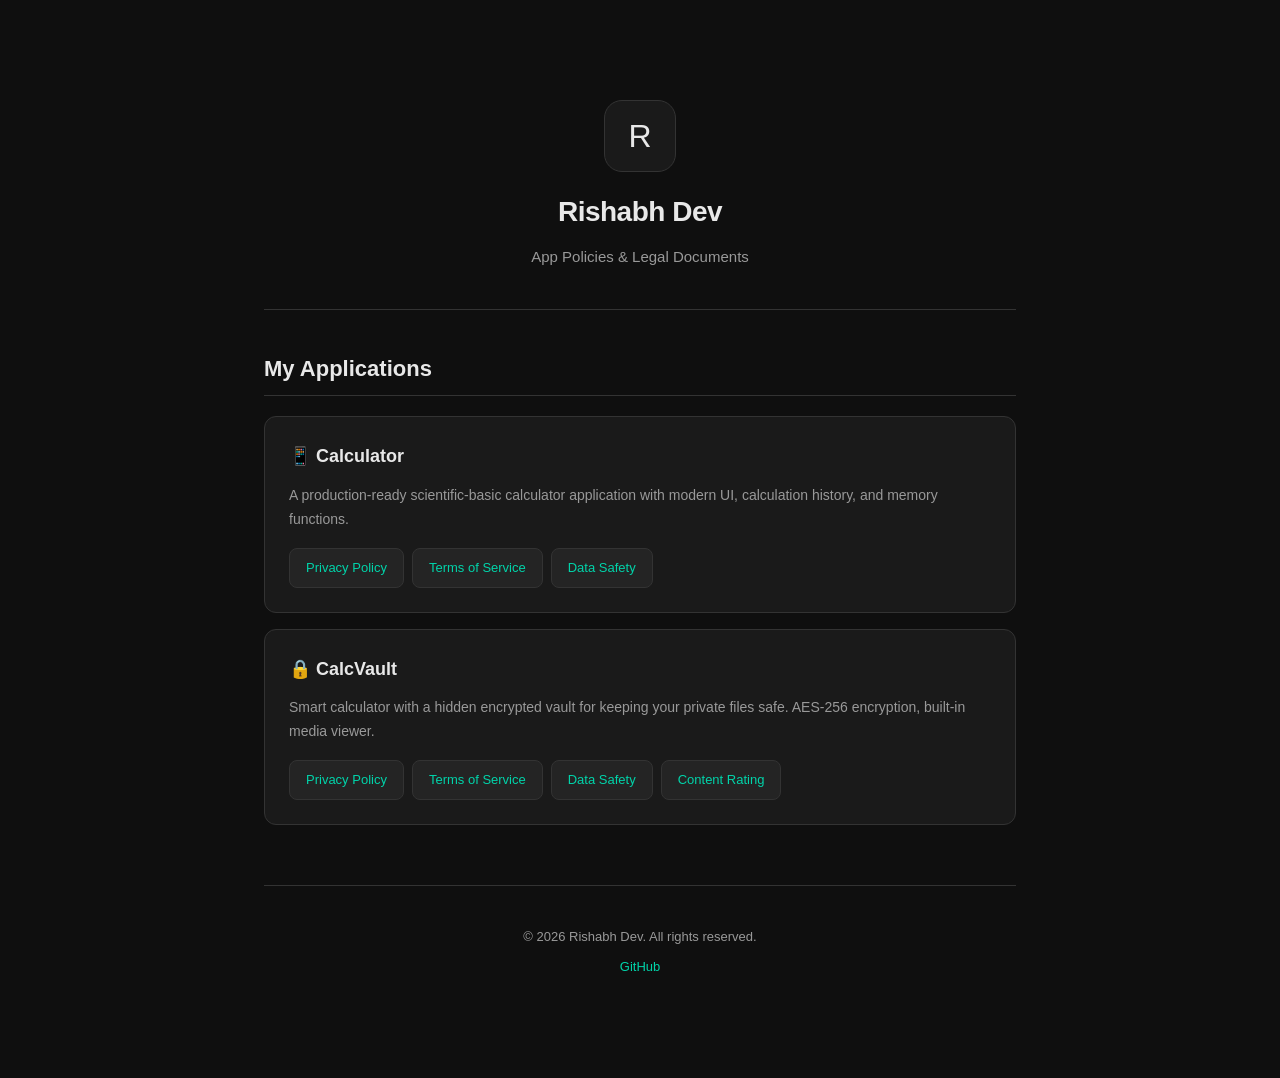
<file: index.html>
<!DOCTYPE html>
<html lang="en">
<head>
  <meta charset="UTF-8">
  <meta name="viewport" content="width=device-width, initial-scale=1.0">
  <title>Rishabh Dev — App Policies</title>
  <link rel="stylesheet" href="styles.css">
</head>
<body>
  <div class="container">
    <div class="header">
      <div class="app-icon">R</div>
      <h1>Rishabh Dev</h1>
      <p class="subtitle">App Policies & Legal Documents</p>
    </div>

    <div class="content">
      <h2>My Applications</h2>

      <div style="display: grid; gap: 16px; margin-top: 20px;">
        <!-- Calculator App -->
        <div style="background: var(--surface); border: 1px solid var(--border); border-radius: 12px; padding: 24px;">
          <h3 style="margin-top: 0; font-size: 18px; color: var(--text);">
            📱 Calculator
          </h3>
          <p style="color: var(--text-muted); font-size: 14px; margin-bottom: 16px;">
            A production-ready scientific-basic calculator application with modern UI, calculation history, and memory functions.
          </p>
          <div style="display: flex; gap: 8px; flex-wrap: wrap;">
            <a href="calculator_app/privacy-policy.html" style="background: var(--surface-2); color: var(--accent); padding: 8px 16px; border-radius: 8px; text-decoration: none; font-size: 13px; font-weight: 500; border: 1px solid var(--border);">Privacy Policy</a>
            <a href="calculator_app/terms-of-service.html" style="background: var(--surface-2); color: var(--accent); padding: 8px 16px; border-radius: 8px; text-decoration: none; font-size: 13px; font-weight: 500; border: 1px solid var(--border);">Terms of Service</a>
            <a href="calculator_app/data-safety.html" style="background: var(--surface-2); color: var(--accent); padding: 8px 16px; border-radius: 8px; text-decoration: none; font-size: 13px; font-weight: 500; border: 1px solid var(--border);">Data Safety</a>
          </div>
        </div>

        <!-- CalcVault -->
        <div style="background: var(--surface); border: 1px solid var(--border); border-radius: 12px; padding: 24px;">
          <h3 style="margin-top: 0; font-size: 18px; color: var(--text);">
            🔒 CalcVault
          </h3>
          <p style="color: var(--text-muted); font-size: 14px; margin-bottom: 16px;">
            Smart calculator with a hidden encrypted vault for keeping your private files safe. AES-256 encryption, built-in media viewer.
          </p>
          <div style="display: flex; gap: 8px; flex-wrap: wrap;">
            <a href="calc_vault/privacy-policy.html" style="background: var(--surface-2); color: var(--accent); padding: 8px 16px; border-radius: 8px; text-decoration: none; font-size: 13px; font-weight: 500; border: 1px solid var(--border);">Privacy Policy</a>
            <a href="calc_vault/terms-of-service.html" style="background: var(--surface-2); color: var(--accent); padding: 8px 16px; border-radius: 8px; text-decoration: none; font-size: 13px; font-weight: 500; border: 1px solid var(--border);">Terms of Service</a>
            <a href="calc_vault/data-safety.html" style="background: var(--surface-2); color: var(--accent); padding: 8px 16px; border-radius: 8px; text-decoration: none; font-size: 13px; font-weight: 500; border: 1px solid var(--border);">Data Safety</a>
            <a href="calc_vault/content-rating.html" style="background: var(--surface-2); color: var(--accent); padding: 8px 16px; border-radius: 8px; text-decoration: none; font-size: 13px; font-weight: 500; border: 1px solid var(--border);">Content Rating</a>
          </div>
        </div>
      </div>
    </div>

    <div class="footer">
      <p>&copy; 2026 Rishabh Dev. All rights reserved.</p>
      <p style="margin-top: 8px;">
        <a href="https://github.com/rishabh-dev">GitHub</a>
      </p>
    </div>
  </div>
</body>
</html>
</file>
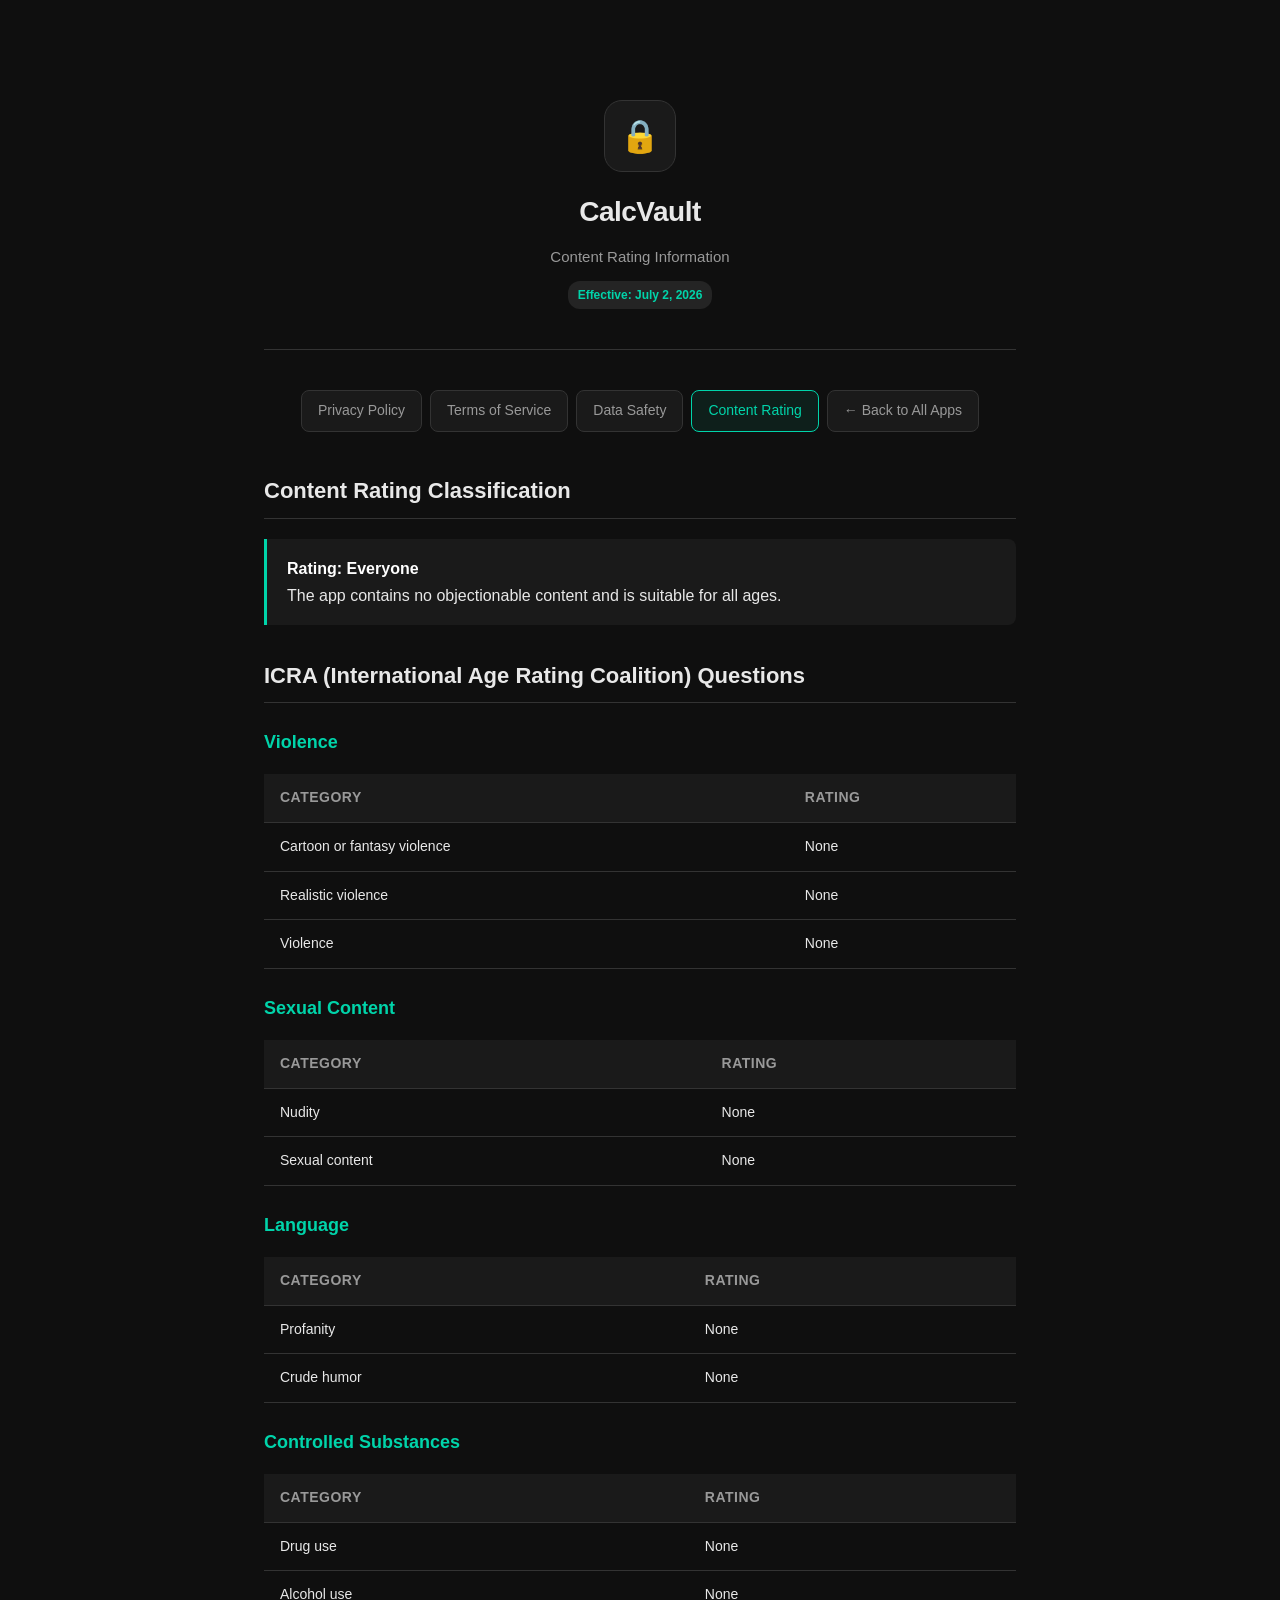
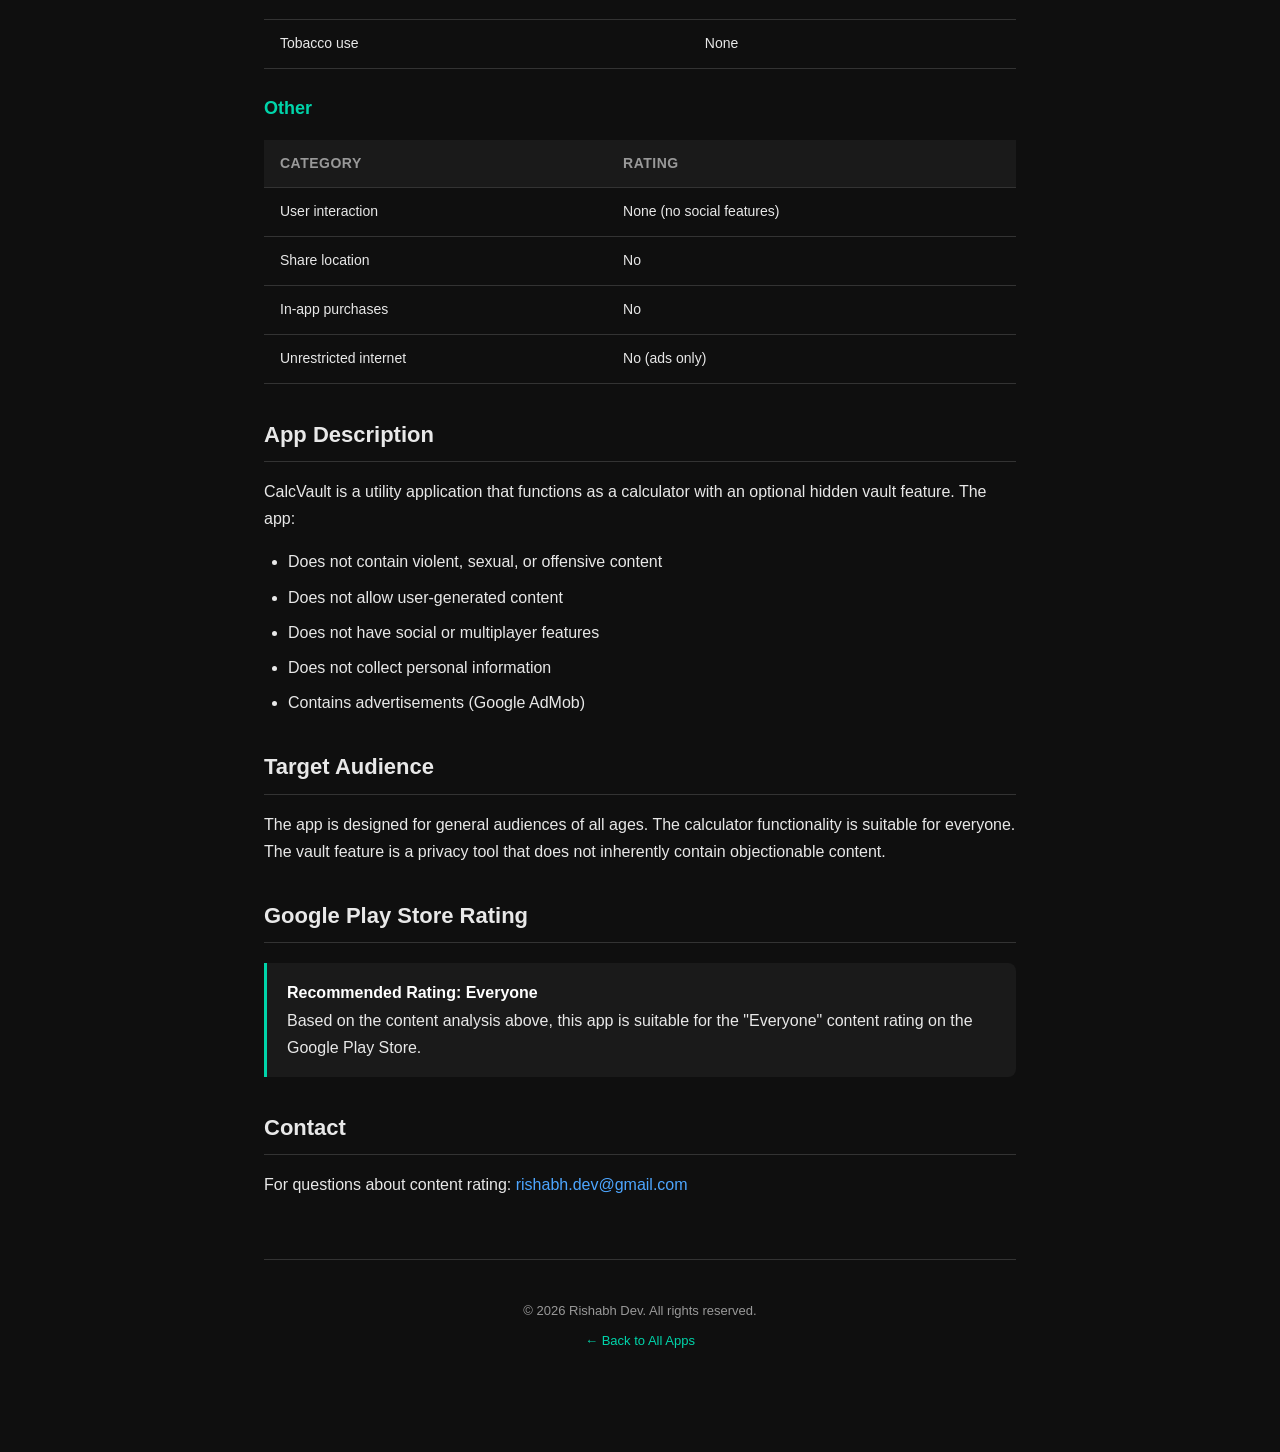
<file: calc_vault/content-rating.html>
<!DOCTYPE html>
<html lang="en">
<head>
  <meta charset="UTF-8">
  <meta name="viewport" content="width=device-width, initial-scale=1.0">
  <title>Content Rating — CalcVault</title>
  <link rel="stylesheet" href="../styles.css">
</head>
<body>
  <div class="container">
    <div class="header">
      <div class="app-icon">🔒</div>
      <h1>CalcVault</h1>
      <p class="subtitle">Content Rating Information</p>
      <span class="version">Effective: July 2, 2026</span>
    </div>

    <nav class="nav">
      <a href="privacy-policy.html">Privacy Policy</a>
      <a href="terms-of-service.html">Terms of Service</a>
      <a href="data-safety.html">Data Safety</a>
      <a href="content-rating.html" class="active">Content Rating</a>
      <a href="../index.html">← Back to All Apps</a>
    </nav>

    <div class="content">
      <h2>Content Rating Classification</h2>
      <div class="highlight">
        <p>
          <strong>Rating: Everyone</strong><br>
          The app contains no objectionable content and is suitable for all ages.
        </p>
      </div>

      <h2>ICRA (International Age Rating Coalition) Questions</h2>

      <h3>Violence</h3>
      <table>
        <thead>
          <tr>
            <th>Category</th>
            <th>Rating</th>
          </tr>
        </thead>
        <tbody>
          <tr>
            <td>Cartoon or fantasy violence</td>
            <td>None</td>
          </tr>
          <tr>
            <td>Realistic violence</td>
            <td>None</td>
          </tr>
          <tr>
            <td>Violence</td>
            <td>None</td>
          </tr>
        </tbody>
      </table>

      <h3>Sexual Content</h3>
      <table>
        <thead>
          <tr>
            <th>Category</th>
            <th>Rating</th>
          </tr>
        </thead>
        <tbody>
          <tr>
            <td>Nudity</td>
            <td>None</td>
          </tr>
          <tr>
            <td>Sexual content</td>
            <td>None</td>
          </tr>
        </tbody>
      </table>

      <h3>Language</h3>
      <table>
        <thead>
          <tr>
            <th>Category</th>
            <th>Rating</th>
          </tr>
        </thead>
        <tbody>
          <tr>
            <td>Profanity</td>
            <td>None</td>
          </tr>
          <tr>
            <td>Crude humor</td>
            <td>None</td>
          </tr>
        </tbody>
      </table>

      <h3>Controlled Substances</h3>
      <table>
        <thead>
          <tr>
            <th>Category</th>
            <th>Rating</th>
          </tr>
        </thead>
        <tbody>
          <tr>
            <td>Drug use</td>
            <td>None</td>
          </tr>
          <tr>
            <td>Alcohol use</td>
            <td>None</td>
          </tr>
          <tr>
            <td>Tobacco use</td>
            <td>None</td>
          </tr>
        </tbody>
      </table>

      <h3>Other</h3>
      <table>
        <thead>
          <tr>
            <th>Category</th>
            <th>Rating</th>
          </tr>
        </thead>
        <tbody>
          <tr>
            <td>User interaction</td>
            <td>None (no social features)</td>
          </tr>
          <tr>
            <td>Share location</td>
            <td>No</td>
          </tr>
          <tr>
            <td>In-app purchases</td>
            <td>No</td>
          </tr>
          <tr>
            <td>Unrestricted internet</td>
            <td>No (ads only)</td>
          </tr>
        </tbody>
      </table>

      <h2>App Description</h2>
      <p>
        CalcVault is a utility application that functions as a calculator with an
        optional hidden vault feature. The app:
      </p>
      <ul>
        <li>Does not contain violent, sexual, or offensive content</li>
        <li>Does not allow user-generated content</li>
        <li>Does not have social or multiplayer features</li>
        <li>Does not collect personal information</li>
        <li>Contains advertisements (Google AdMob)</li>
      </ul>

      <h2>Target Audience</h2>
      <p>
        The app is designed for general audiences of all ages. The calculator
        functionality is suitable for everyone. The vault feature is a privacy
        tool that does not inherently contain objectionable content.
      </p>

      <h2>Google Play Store Rating</h2>
      <div class="highlight">
        <p>
          <strong>Recommended Rating: Everyone</strong><br>
          Based on the content analysis above, this app is suitable for the
          "Everyone" content rating on the Google Play Store.
        </p>
      </div>

      <h2>Contact</h2>
      <p>
        For questions about content rating:
        <a href="mailto:rishabh.dev@gmail.com">rishabh.dev@gmail.com</a>
      </p>
    </div>

    <div class="footer">
      <p>&copy; 2026 Rishabh Dev. All rights reserved.</p>
      <p style="margin-top: 8px;">
        <a href="../index.html">← Back to All Apps</a>
      </p>
    </div>
  </div>
</body>
</html>
</file>
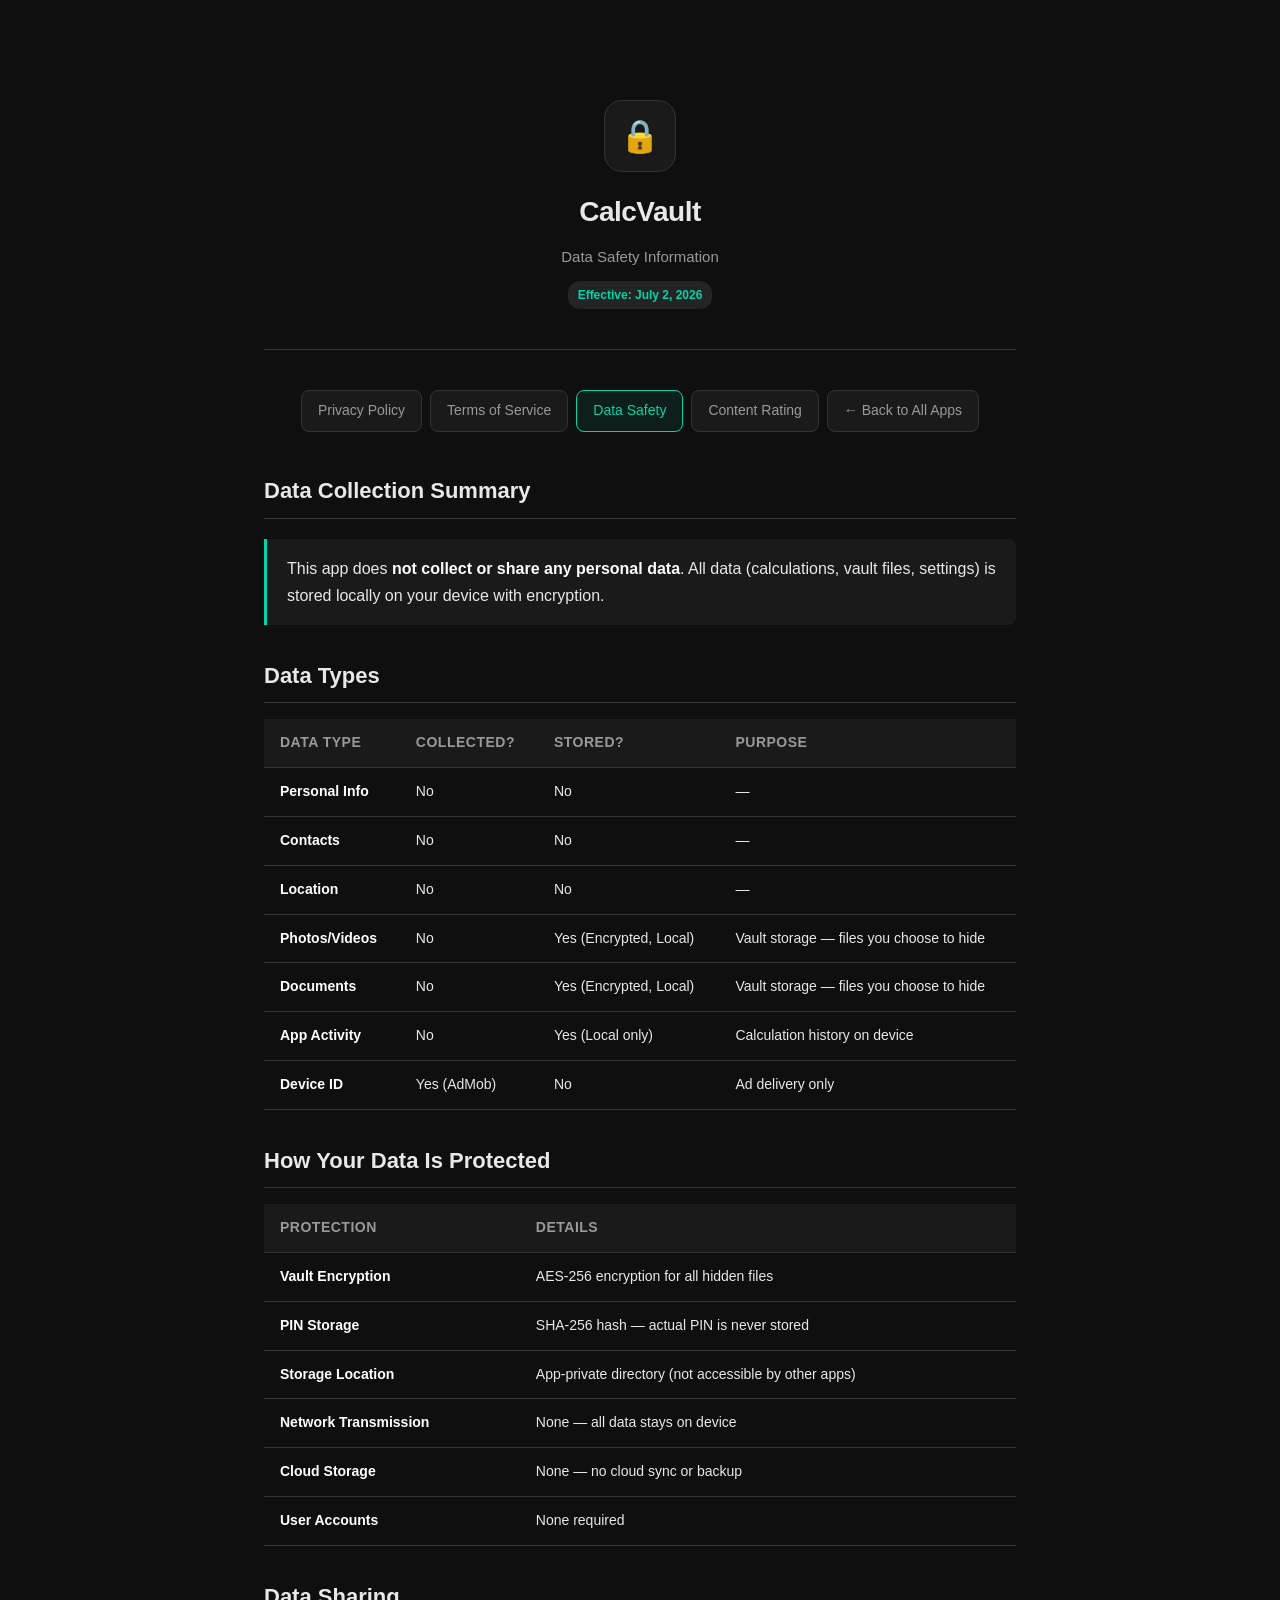
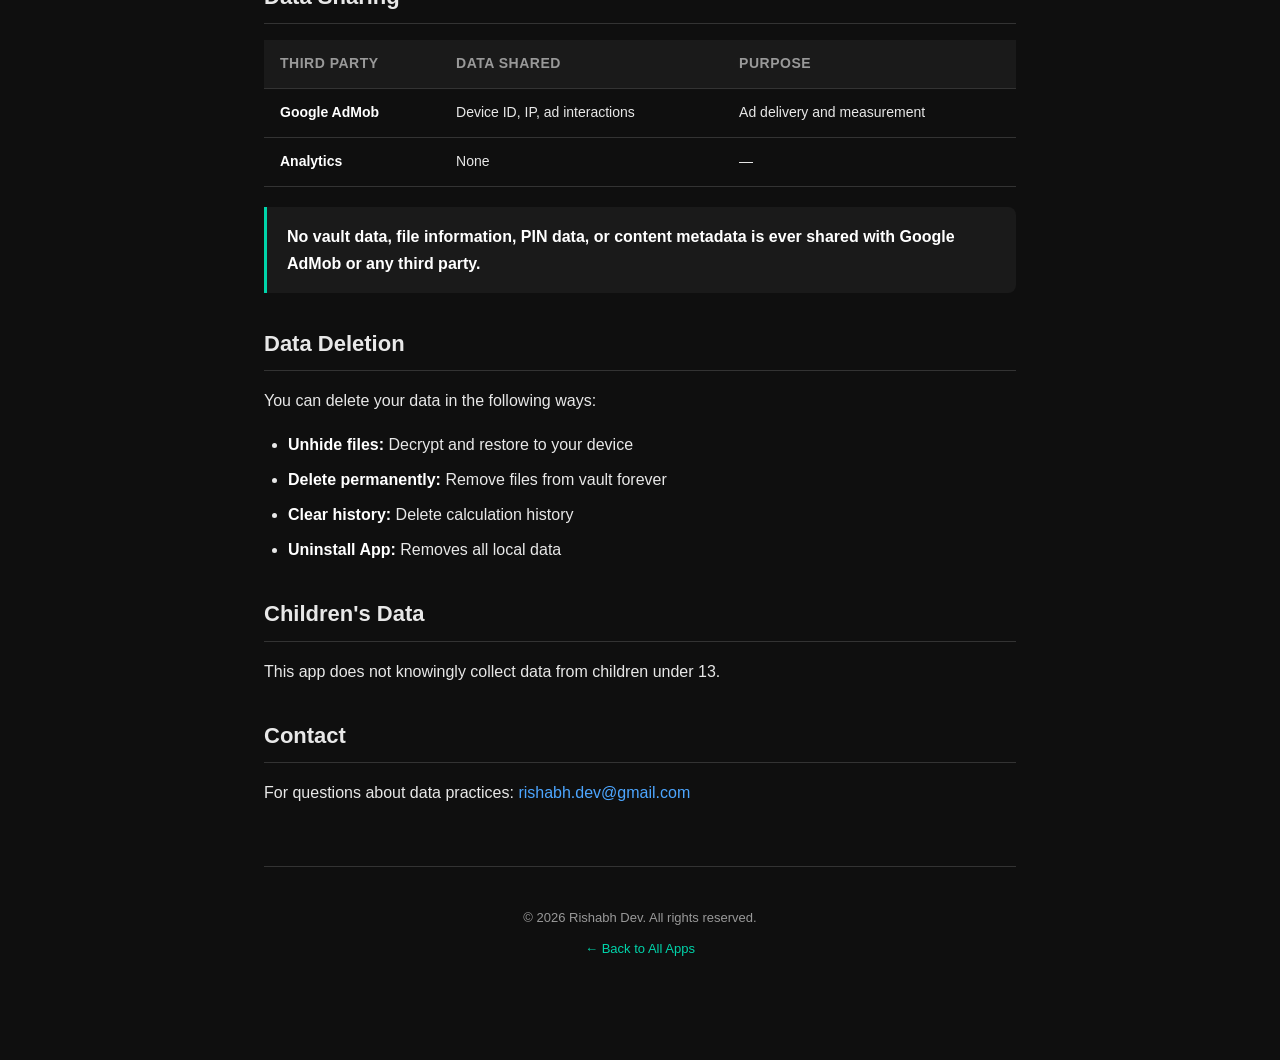
<file: calc_vault/data-safety.html>
<!DOCTYPE html>
<html lang="en">
<head>
  <meta charset="UTF-8">
  <meta name="viewport" content="width=device-width, initial-scale=1.0">
  <title>Data Safety — CalcVault</title>
  <link rel="stylesheet" href="../styles.css">
</head>
<body>
  <div class="container">
    <div class="header">
      <div class="app-icon">🔒</div>
      <h1>CalcVault</h1>
      <p class="subtitle">Data Safety Information</p>
      <span class="version">Effective: July 2, 2026</span>
    </div>

    <nav class="nav">
      <a href="privacy-policy.html">Privacy Policy</a>
      <a href="terms-of-service.html">Terms of Service</a>
      <a href="data-safety.html" class="active">Data Safety</a>
      <a href="content-rating.html">Content Rating</a>
      <a href="../index.html">← Back to All Apps</a>
    </nav>

    <div class="content">
      <h2>Data Collection Summary</h2>
      <div class="highlight">
        <p>
          This app does <strong>not collect or share any personal data</strong>.
          All data (calculations, vault files, settings) is stored locally on
          your device with encryption.
        </p>
      </div>

      <h2>Data Types</h2>
      <table>
        <thead>
          <tr>
            <th>Data Type</th>
            <th>Collected?</th>
            <th>Stored?</th>
            <th>Purpose</th>
          </tr>
        </thead>
        <tbody>
          <tr>
            <td><strong>Personal Info</strong></td>
            <td>No</td>
            <td>No</td>
            <td>—</td>
          </tr>
          <tr>
            <td><strong>Contacts</strong></td>
            <td>No</td>
            <td>No</td>
            <td>—</td>
          </tr>
          <tr>
            <td><strong>Location</strong></td>
            <td>No</td>
            <td>No</td>
            <td>—</td>
          </tr>
          <tr>
            <td><strong>Photos/Videos</strong></td>
            <td>No</td>
            <td>Yes (Encrypted, Local)</td>
            <td>Vault storage — files you choose to hide</td>
          </tr>
          <tr>
            <td><strong>Documents</strong></td>
            <td>No</td>
            <td>Yes (Encrypted, Local)</td>
            <td>Vault storage — files you choose to hide</td>
          </tr>
          <tr>
            <td><strong>App Activity</strong></td>
            <td>No</td>
            <td>Yes (Local only)</td>
            <td>Calculation history on device</td>
          </tr>
          <tr>
            <td><strong>Device ID</strong></td>
            <td>Yes (AdMob)</td>
            <td>No</td>
            <td>Ad delivery only</td>
          </tr>
        </tbody>
      </table>

      <h2>How Your Data Is Protected</h2>
      <table>
        <thead>
          <tr>
            <th>Protection</th>
            <th>Details</th>
          </tr>
        </thead>
        <tbody>
          <tr>
            <td><strong>Vault Encryption</strong></td>
            <td>AES-256 encryption for all hidden files</td>
          </tr>
          <tr>
            <td><strong>PIN Storage</strong></td>
            <td>SHA-256 hash — actual PIN is never stored</td>
          </tr>
          <tr>
            <td><strong>Storage Location</strong></td>
            <td>App-private directory (not accessible by other apps)</td>
          </tr>
          <tr>
            <td><strong>Network Transmission</strong></td>
            <td>None — all data stays on device</td>
          </tr>
          <tr>
            <td><strong>Cloud Storage</strong></td>
            <td>None — no cloud sync or backup</td>
          </tr>
          <tr>
            <td><strong>User Accounts</strong></td>
            <td>None required</td>
          </tr>
        </tbody>
      </table>

      <h2>Data Sharing</h2>
      <table>
        <thead>
          <tr>
            <th>Third Party</th>
            <th>Data Shared</th>
            <th>Purpose</th>
          </tr>
        </thead>
        <tbody>
          <tr>
            <td><strong>Google AdMob</strong></td>
            <td>Device ID, IP, ad interactions</td>
            <td>Ad delivery and measurement</td>
          </tr>
          <tr>
            <td><strong>Analytics</strong></td>
            <td>None</td>
            <td>—</td>
          </tr>
        </tbody>
      </table>
      <div class="highlight">
        <p>
          <strong>No vault data, file information, PIN data, or content metadata
          is ever shared with Google AdMob or any third party.</strong>
        </p>
      </div>

      <h2>Data Deletion</h2>
      <p>You can delete your data in the following ways:</p>
      <ul>
        <li><strong>Unhide files:</strong> Decrypt and restore to your device</li>
        <li><strong>Delete permanently:</strong> Remove files from vault forever</li>
        <li><strong>Clear history:</strong> Delete calculation history</li>
        <li><strong>Uninstall App:</strong> Removes all local data</li>
      </ul>

      <h2>Children's Data</h2>
      <p>
        This app does not knowingly collect data from children under 13.
      </p>

      <h2>Contact</h2>
      <p>
        For questions about data practices:
        <a href="mailto:rishabh.dev@gmail.com">rishabh.dev@gmail.com</a>
      </p>
    </div>

    <div class="footer">
      <p>&copy; 2026 Rishabh Dev. All rights reserved.</p>
      <p style="margin-top: 8px;">
        <a href="../index.html">← Back to All Apps</a>
      </p>
    </div>
  </div>
</body>
</html>
</file>
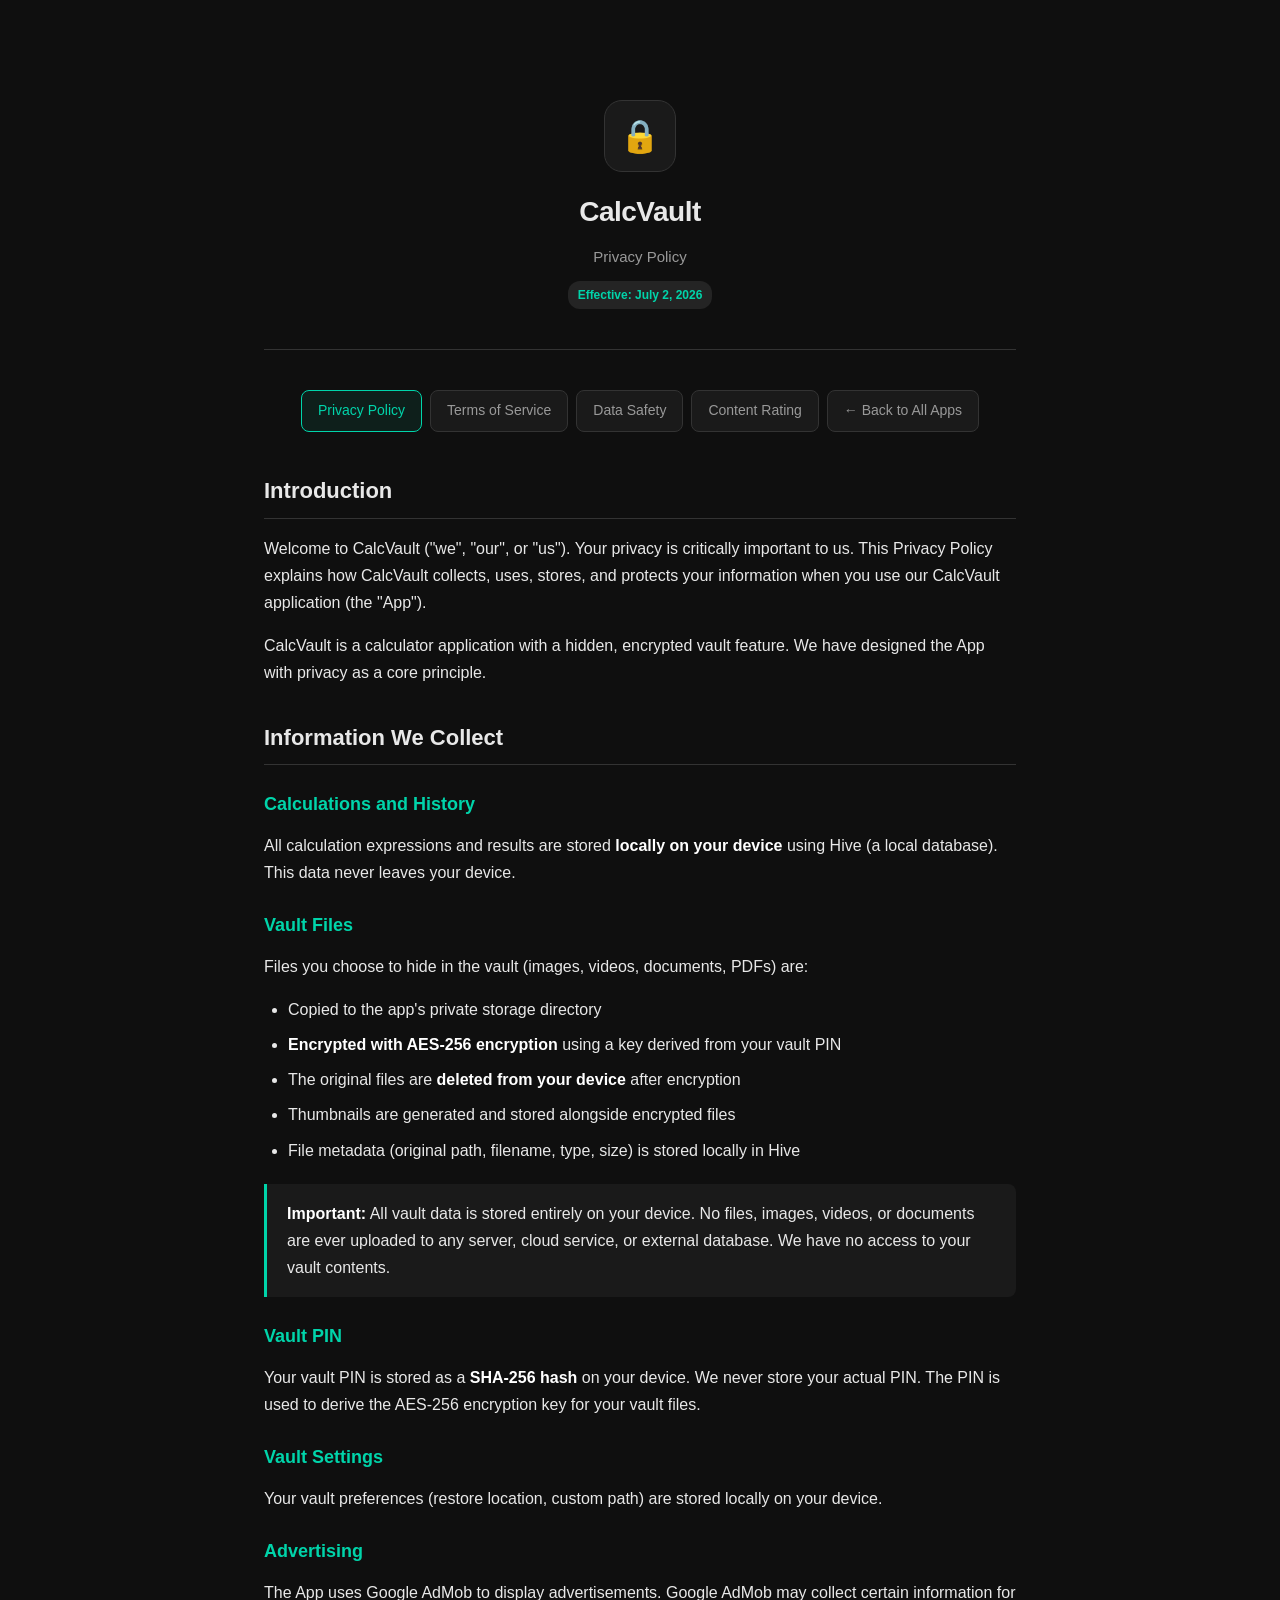
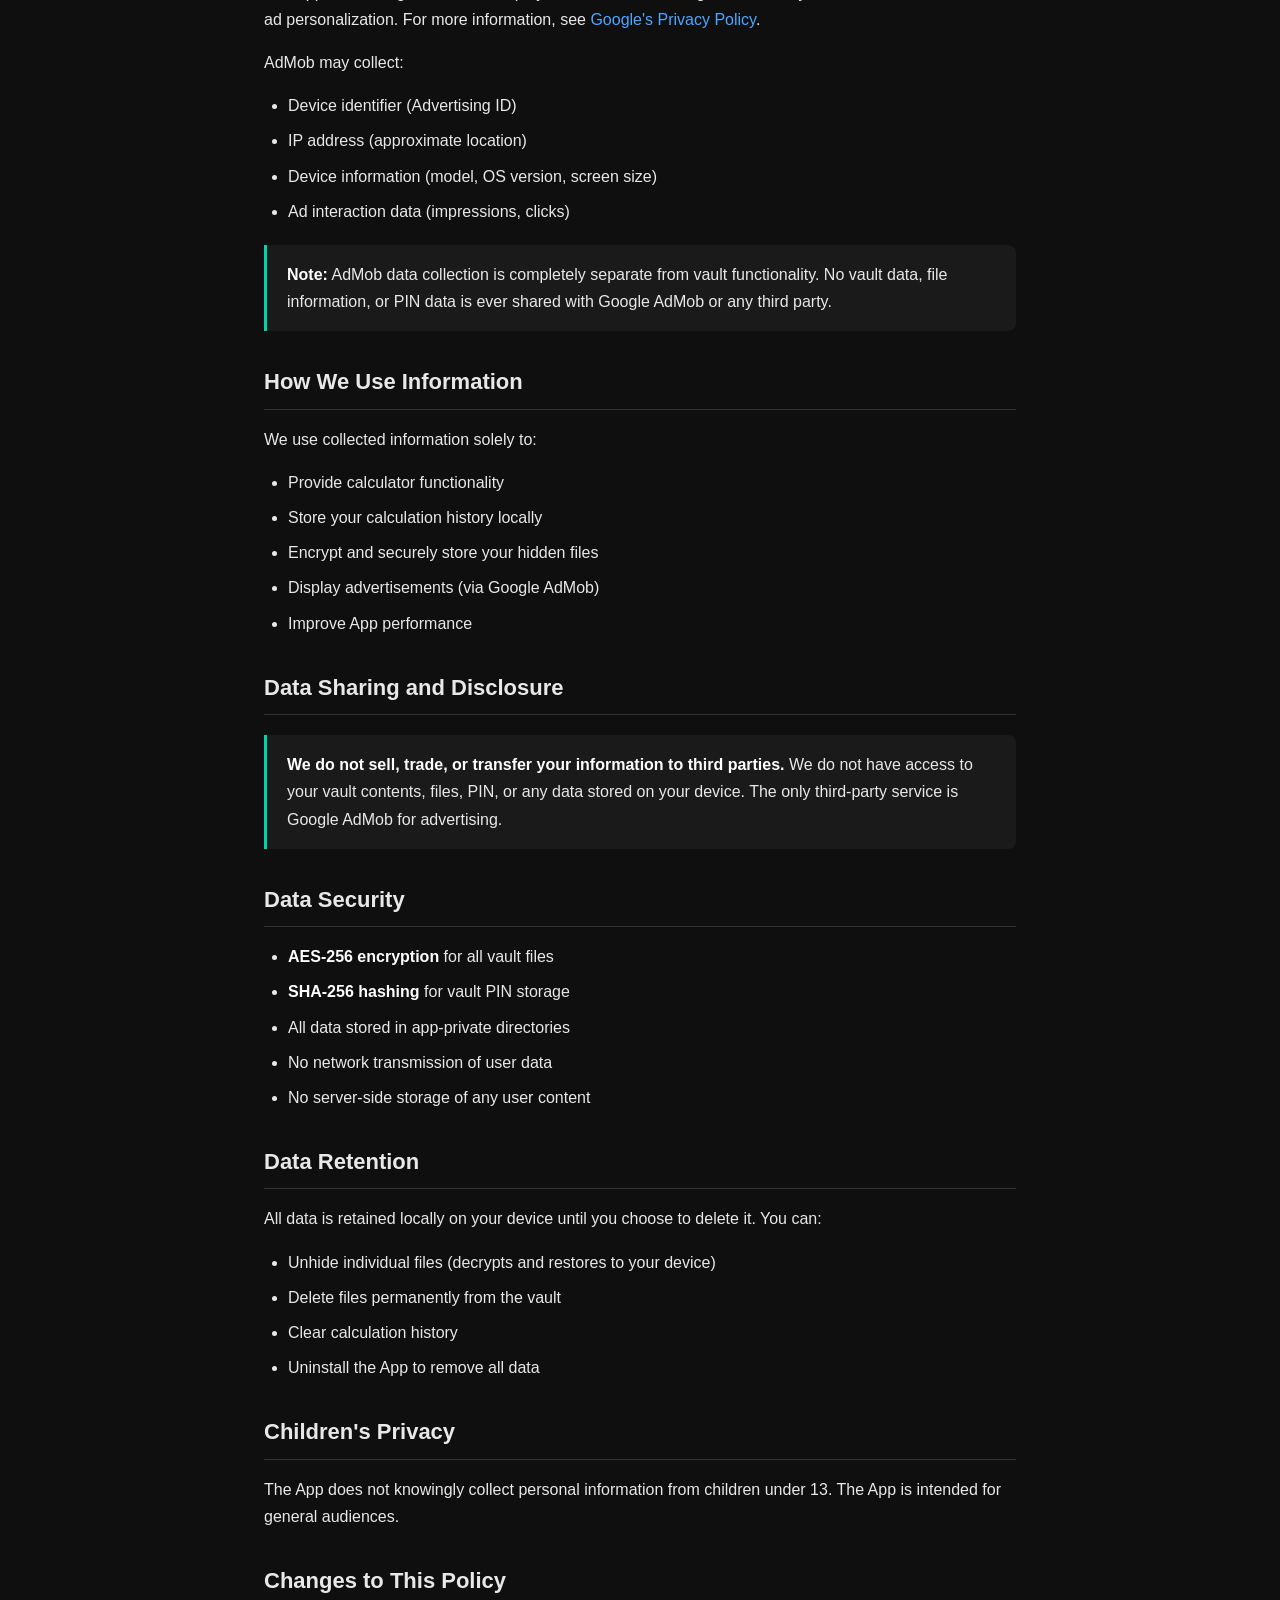
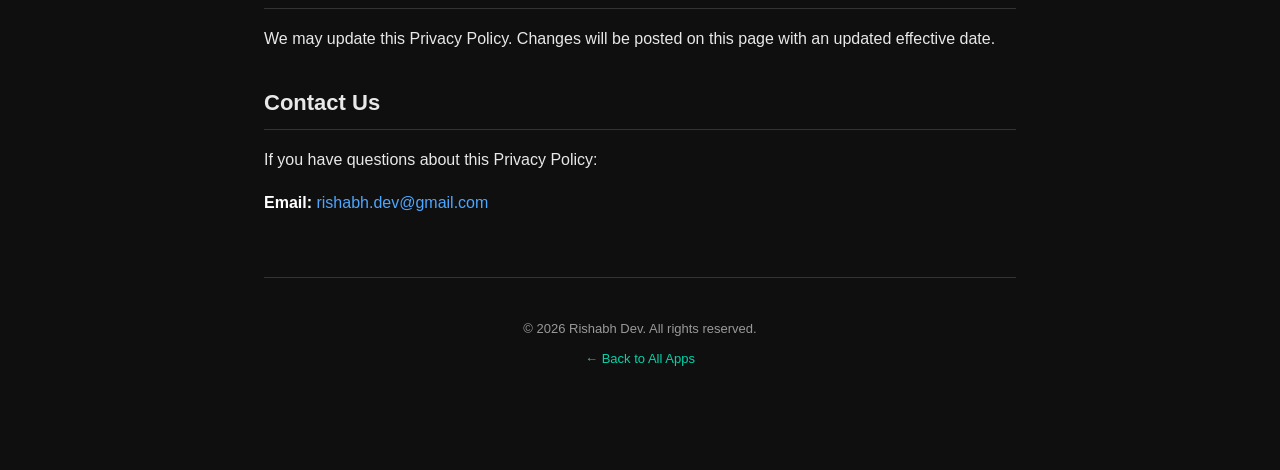
<file: calc_vault/privacy-policy.html>
<!DOCTYPE html>
<html lang="en">
<head>
  <meta charset="UTF-8">
  <meta name="viewport" content="width=device-width, initial-scale=1.0">
  <title>Privacy Policy — CalcVault</title>
  <link rel="stylesheet" href="../styles.css">
</head>
<body>
  <div class="container">
    <div class="header">
      <div class="app-icon">🔒</div>
      <h1>CalcVault</h1>
      <p class="subtitle">Privacy Policy</p>
      <span class="version">Effective: July 2, 2026</span>
    </div>

    <nav class="nav">
      <a href="privacy-policy.html" class="active">Privacy Policy</a>
      <a href="terms-of-service.html">Terms of Service</a>
      <a href="data-safety.html">Data Safety</a>
      <a href="content-rating.html">Content Rating</a>
      <a href="../index.html">← Back to All Apps</a>
    </nav>

    <div class="content">
      <h2>Introduction</h2>
      <p>
        Welcome to CalcVault ("we", "our", or "us"). Your privacy is critically important to us.
        This Privacy Policy explains how CalcVault collects, uses, stores, and protects your
        information when you use our CalcVault application (the "App").
      </p>
      <p>
        CalcVault is a calculator application with a hidden, encrypted vault feature. We have
        designed the App with privacy as a core principle.
      </p>

      <h2>Information We Collect</h2>

      <h3>Calculations and History</h3>
      <p>
        All calculation expressions and results are stored <strong>locally on your device</strong>
        using Hive (a local database). This data never leaves your device.
      </p>

      <h3>Vault Files</h3>
      <p>
        Files you choose to hide in the vault (images, videos, documents, PDFs) are:
      </p>
      <ul>
        <li>Copied to the app's private storage directory</li>
        <li><strong>Encrypted with AES-256 encryption</strong> using a key derived from your vault PIN</li>
        <li>The original files are <strong>deleted from your device</strong> after encryption</li>
        <li>Thumbnails are generated and stored alongside encrypted files</li>
        <li>File metadata (original path, filename, type, size) is stored locally in Hive</li>
      </ul>
      <div class="highlight">
        <p>
          <strong>Important:</strong> All vault data is stored entirely on your device.
          No files, images, videos, or documents are ever uploaded to any server, cloud
          service, or external database. We have no access to your vault contents.
        </p>
      </div>

      <h3>Vault PIN</h3>
      <p>
        Your vault PIN is stored as a <strong>SHA-256 hash</strong> on your device.
        We never store your actual PIN. The PIN is used to derive the AES-256 encryption
        key for your vault files.
      </p>

      <h3>Vault Settings</h3>
      <p>
        Your vault preferences (restore location, custom path) are stored locally
        on your device.
      </p>

      <h3>Advertising</h3>
      <p>
        The App uses Google AdMob to display advertisements. Google AdMob may collect
        certain information for ad personalization. For more information, see
        <a href="https://policies.google.com/privacy" target="_blank" rel="noopener">Google's Privacy Policy</a>.
      </p>
      <p>AdMob may collect:</p>
      <ul>
        <li>Device identifier (Advertising ID)</li>
        <li>IP address (approximate location)</li>
        <li>Device information (model, OS version, screen size)</li>
        <li>Ad interaction data (impressions, clicks)</li>
      </ul>
      <div class="highlight">
        <p>
          <strong>Note:</strong> AdMob data collection is completely separate from vault
          functionality. No vault data, file information, or PIN data is ever shared with
          Google AdMob or any third party.
        </p>
      </div>

      <h2>How We Use Information</h2>
      <p>We use collected information solely to:</p>
      <ul>
        <li>Provide calculator functionality</li>
        <li>Store your calculation history locally</li>
        <li>Encrypt and securely store your hidden files</li>
        <li>Display advertisements (via Google AdMob)</li>
        <li>Improve App performance</li>
      </ul>

      <h2>Data Sharing and Disclosure</h2>
      <div class="highlight">
        <p>
          <strong>We do not sell, trade, or transfer your information to third parties.</strong>
          We do not have access to your vault contents, files, PIN, or any data stored
          on your device. The only third-party service is Google AdMob for advertising.
        </p>
      </div>

      <h2>Data Security</h2>
      <ul>
        <li><strong>AES-256 encryption</strong> for all vault files</li>
        <li><strong>SHA-256 hashing</strong> for vault PIN storage</li>
        <li>All data stored in app-private directories</li>
        <li>No network transmission of user data</li>
        <li>No server-side storage of any user content</li>
      </ul>

      <h2>Data Retention</h2>
      <p>
        All data is retained locally on your device until you choose to delete it.
        You can:
      </p>
      <ul>
        <li>Unhide individual files (decrypts and restores to your device)</li>
        <li>Delete files permanently from the vault</li>
        <li>Clear calculation history</li>
        <li>Uninstall the App to remove all data</li>
      </ul>

      <h2>Children's Privacy</h2>
      <p>
        The App does not knowingly collect personal information from children under 13.
        The App is intended for general audiences.
      </p>

      <h2>Changes to This Policy</h2>
      <p>
        We may update this Privacy Policy. Changes will be posted on this page with
        an updated effective date.
      </p>

      <h2>Contact Us</h2>
      <p>
        If you have questions about this Privacy Policy:
      </p>
      <p>
        <strong>Email:</strong> <a href="mailto:rishabh.dev@gmail.com">rishabh.dev@gmail.com</a>
      </p>
    </div>

    <div class="footer">
      <p>&copy; 2026 Rishabh Dev. All rights reserved.</p>
      <p style="margin-top: 8px;">
        <a href="../index.html">← Back to All Apps</a>
      </p>
    </div>
  </div>
</body>
</html>
</file>
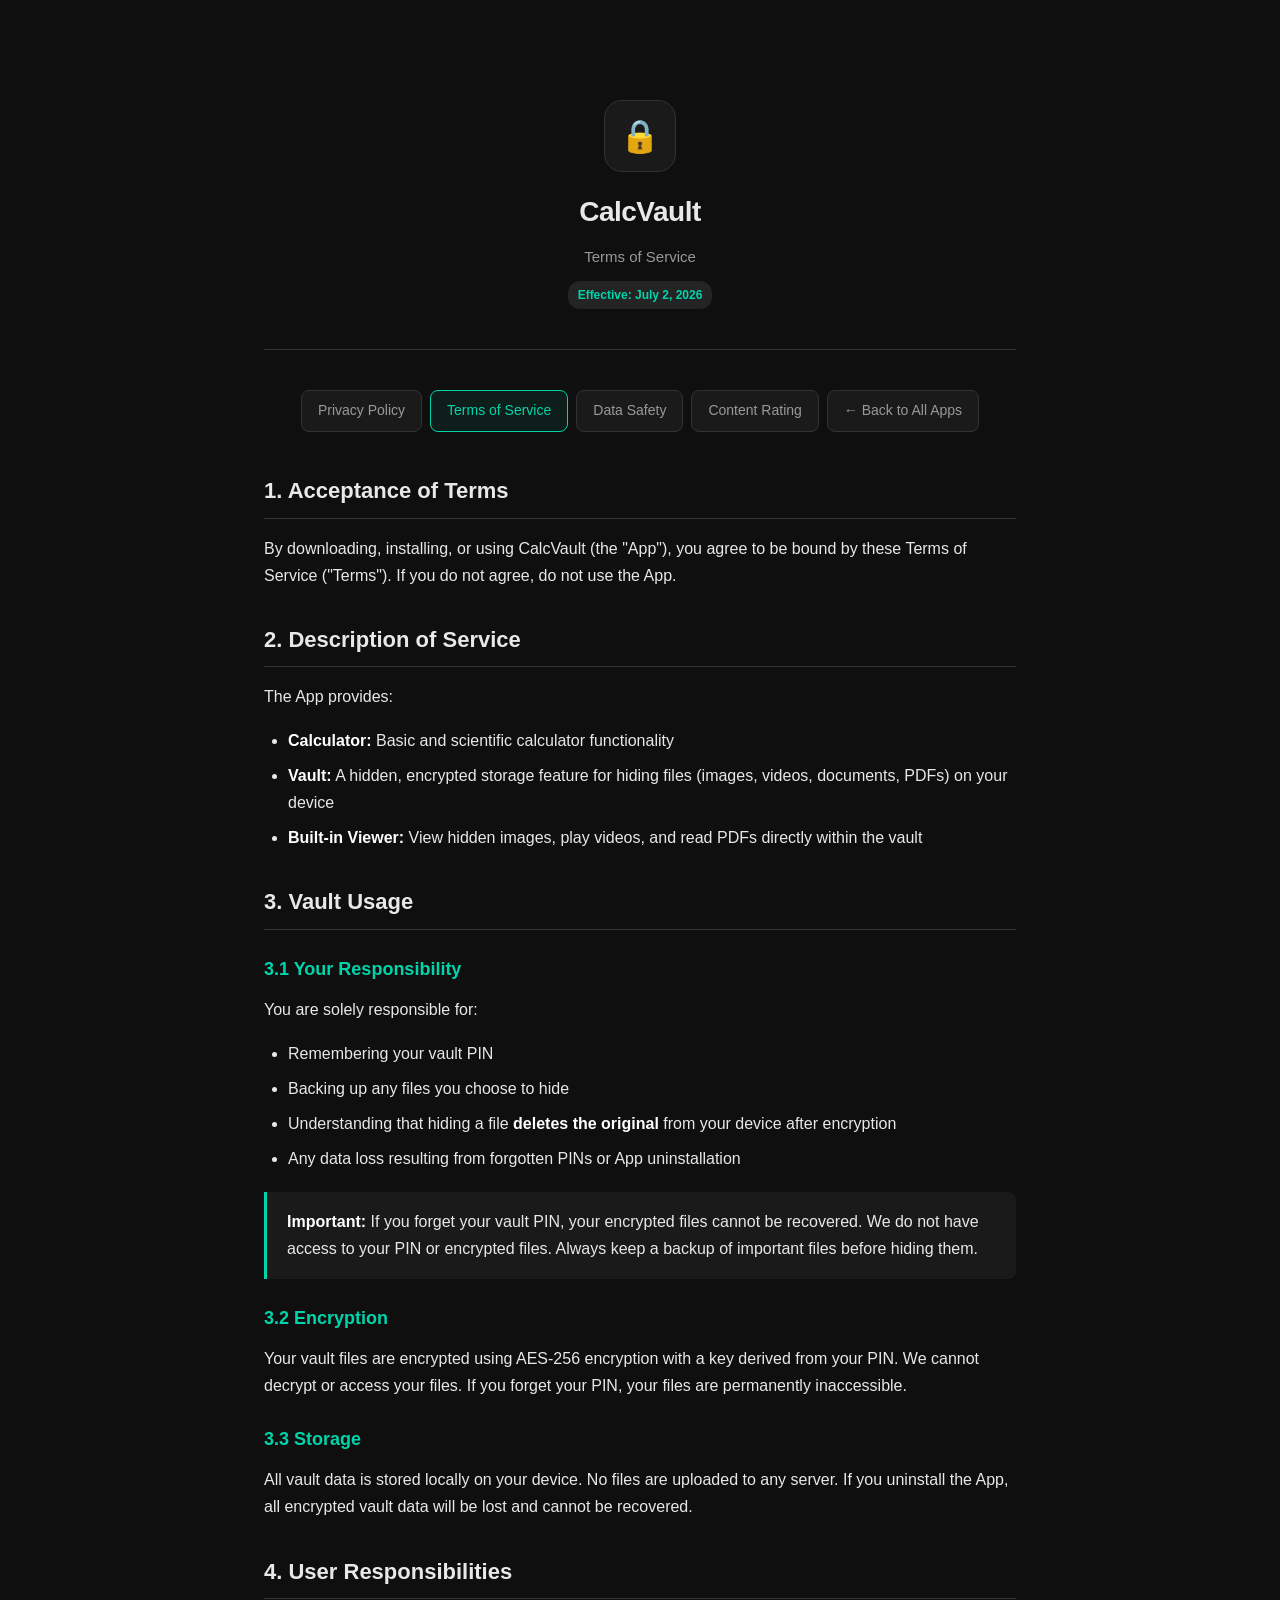
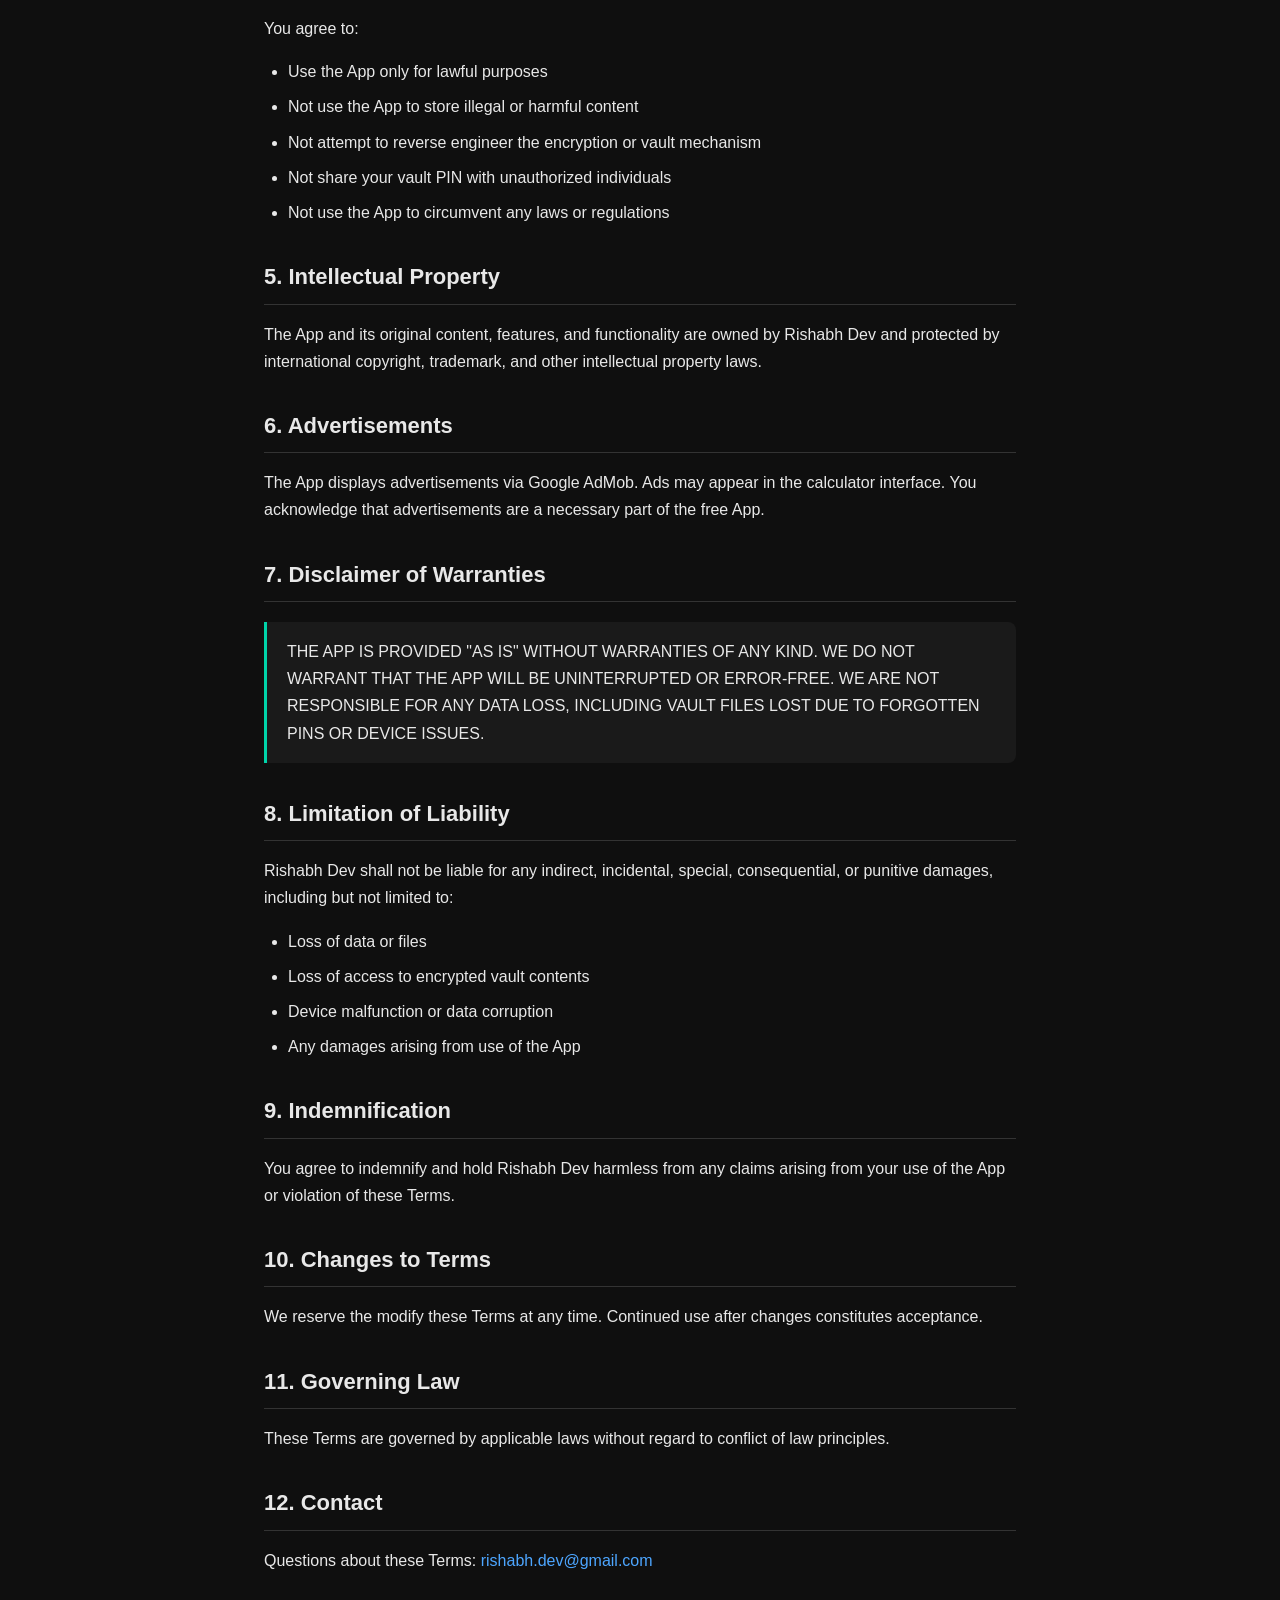
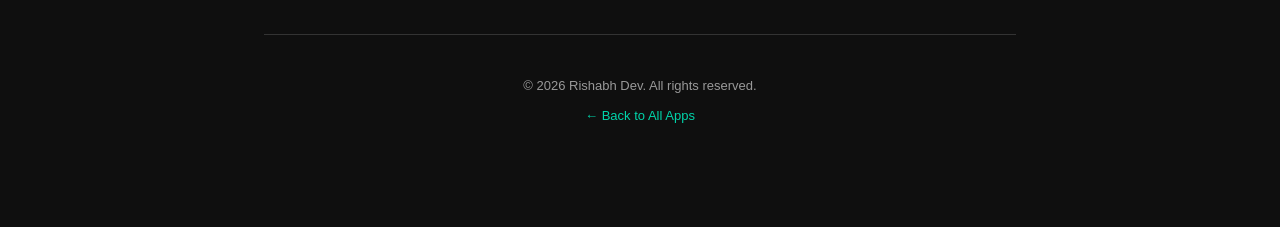
<file: calc_vault/terms-of-service.html>
<!DOCTYPE html>
<html lang="en">
<head>
  <meta charset="UTF-8">
  <meta name="viewport" content="width=device-width, initial-scale=1.0">
  <title>Terms of Service — CalcVault</title>
  <link rel="stylesheet" href="../styles.css">
</head>
<body>
  <div class="container">
    <div class="header">
      <div class="app-icon">🔒</div>
      <h1>CalcVault</h1>
      <p class="subtitle">Terms of Service</p>
      <span class="version">Effective: July 2, 2026</span>
    </div>

    <nav class="nav">
      <a href="privacy-policy.html">Privacy Policy</a>
      <a href="terms-of-service.html" class="active">Terms of Service</a>
      <a href="data-safety.html">Data Safety</a>
      <a href="content-rating.html">Content Rating</a>
      <a href="../index.html">← Back to All Apps</a>
    </nav>

    <div class="content">
      <h2>1. Acceptance of Terms</h2>
      <p>
        By downloading, installing, or using CalcVault (the "App"), you agree to be bound
        by these Terms of Service ("Terms"). If you do not agree, do not use the App.
      </p>

      <h2>2. Description of Service</h2>
      <p>The App provides:</p>
      <ul>
        <li><strong>Calculator:</strong> Basic and scientific calculator functionality</li>
        <li><strong>Vault:</strong> A hidden, encrypted storage feature for hiding files
            (images, videos, documents, PDFs) on your device</li>
        <li><strong>Built-in Viewer:</strong> View hidden images, play videos, and read
            PDFs directly within the vault</li>
      </ul>

      <h2>3. Vault Usage</h2>
      <h3>3.1 Your Responsibility</h3>
      <p>
        You are solely responsible for:
      </p>
      <ul>
        <li>Remembering your vault PIN</li>
        <li>Backing up any files you choose to hide</li>
        <li>Understanding that hiding a file <strong>deletes the original</strong> from
            your device after encryption</li>
        <li>Any data loss resulting from forgotten PINs or App uninstallation</li>
      </ul>
      <div class="highlight">
        <p>
          <strong>Important:</strong> If you forget your vault PIN, your encrypted files
          cannot be recovered. We do not have access to your PIN or encrypted files.
          Always keep a backup of important files before hiding them.
        </p>
      </div>

      <h3>3.2 Encryption</h3>
      <p>
        Your vault files are encrypted using AES-256 encryption with a key derived
        from your PIN. We cannot decrypt or access your files. If you forget your
        PIN, your files are permanently inaccessible.
      </p>

      <h3>3.3 Storage</h3>
      <p>
        All vault data is stored locally on your device. No files are uploaded to
        any server. If you uninstall the App, all encrypted vault data will be lost
        and cannot be recovered.
      </p>

      <h2>4. User Responsibilities</h2>
      <p>You agree to:</p>
      <ul>
        <li>Use the App only for lawful purposes</li>
        <li>Not use the App to store illegal or harmful content</li>
        <li>Not attempt to reverse engineer the encryption or vault mechanism</li>
        <li>Not share your vault PIN with unauthorized individuals</li>
        <li>Not use the App to circumvent any laws or regulations</li>
      </ul>

      <h2>5. Intellectual Property</h2>
      <p>
        The App and its original content, features, and functionality are owned by
        Rishabh Dev and protected by international copyright, trademark, and other
        intellectual property laws.
      </p>

      <h2>6. Advertisements</h2>
      <p>
        The App displays advertisements via Google AdMob. Ads may appear in the
        calculator interface. You acknowledge that advertisements are a necessary
        part of the free App.
      </p>

      <h2>7. Disclaimer of Warranties</h2>
      <div class="highlight">
        <p>
          THE APP IS PROVIDED "AS IS" WITHOUT WARRANTIES OF ANY KIND. WE DO NOT
          WARRANT THAT THE APP WILL BE UNINTERRUPTED OR ERROR-FREE. WE ARE NOT
          RESPONSIBLE FOR ANY DATA LOSS, INCLUDING VAULT FILES LOST DUE TO
          FORGOTTEN PINS OR DEVICE ISSUES.
        </p>
      </div>

      <h2>8. Limitation of Liability</h2>
      <p>
        Rishabh Dev shall not be liable for any indirect, incidental, special,
        consequential, or punitive damages, including but not limited to:
      </p>
      <ul>
        <li>Loss of data or files</li>
        <li>Loss of access to encrypted vault contents</li>
        <li>Device malfunction or data corruption</li>
        <li>Any damages arising from use of the App</li>
      </ul>

      <h2>9. Indemnification</h2>
      <p>
        You agree to indemnify and hold Rishabh Dev harmless from any claims
        arising from your use of the App or violation of these Terms.
      </p>

      <h2>10. Changes to Terms</h2>
      <p>
        We reserve the modify these Terms at any time. Continued use after
        changes constitutes acceptance.
      </p>

      <h2>11. Governing Law</h2>
      <p>
        These Terms are governed by applicable laws without regard to conflict
        of law principles.
      </p>

      <h2>12. Contact</h2>
      <p>
        Questions about these Terms:
        <a href="mailto:rishabh.dev@gmail.com">rishabh.dev@gmail.com</a>
      </p>
    </div>

    <div class="footer">
      <p>&copy; 2026 Rishabh Dev. All rights reserved.</p>
      <p style="margin-top: 8px;">
        <a href="../index.html">← Back to All Apps</a>
      </p>
    </div>
  </div>
</body>
</html>
</file>
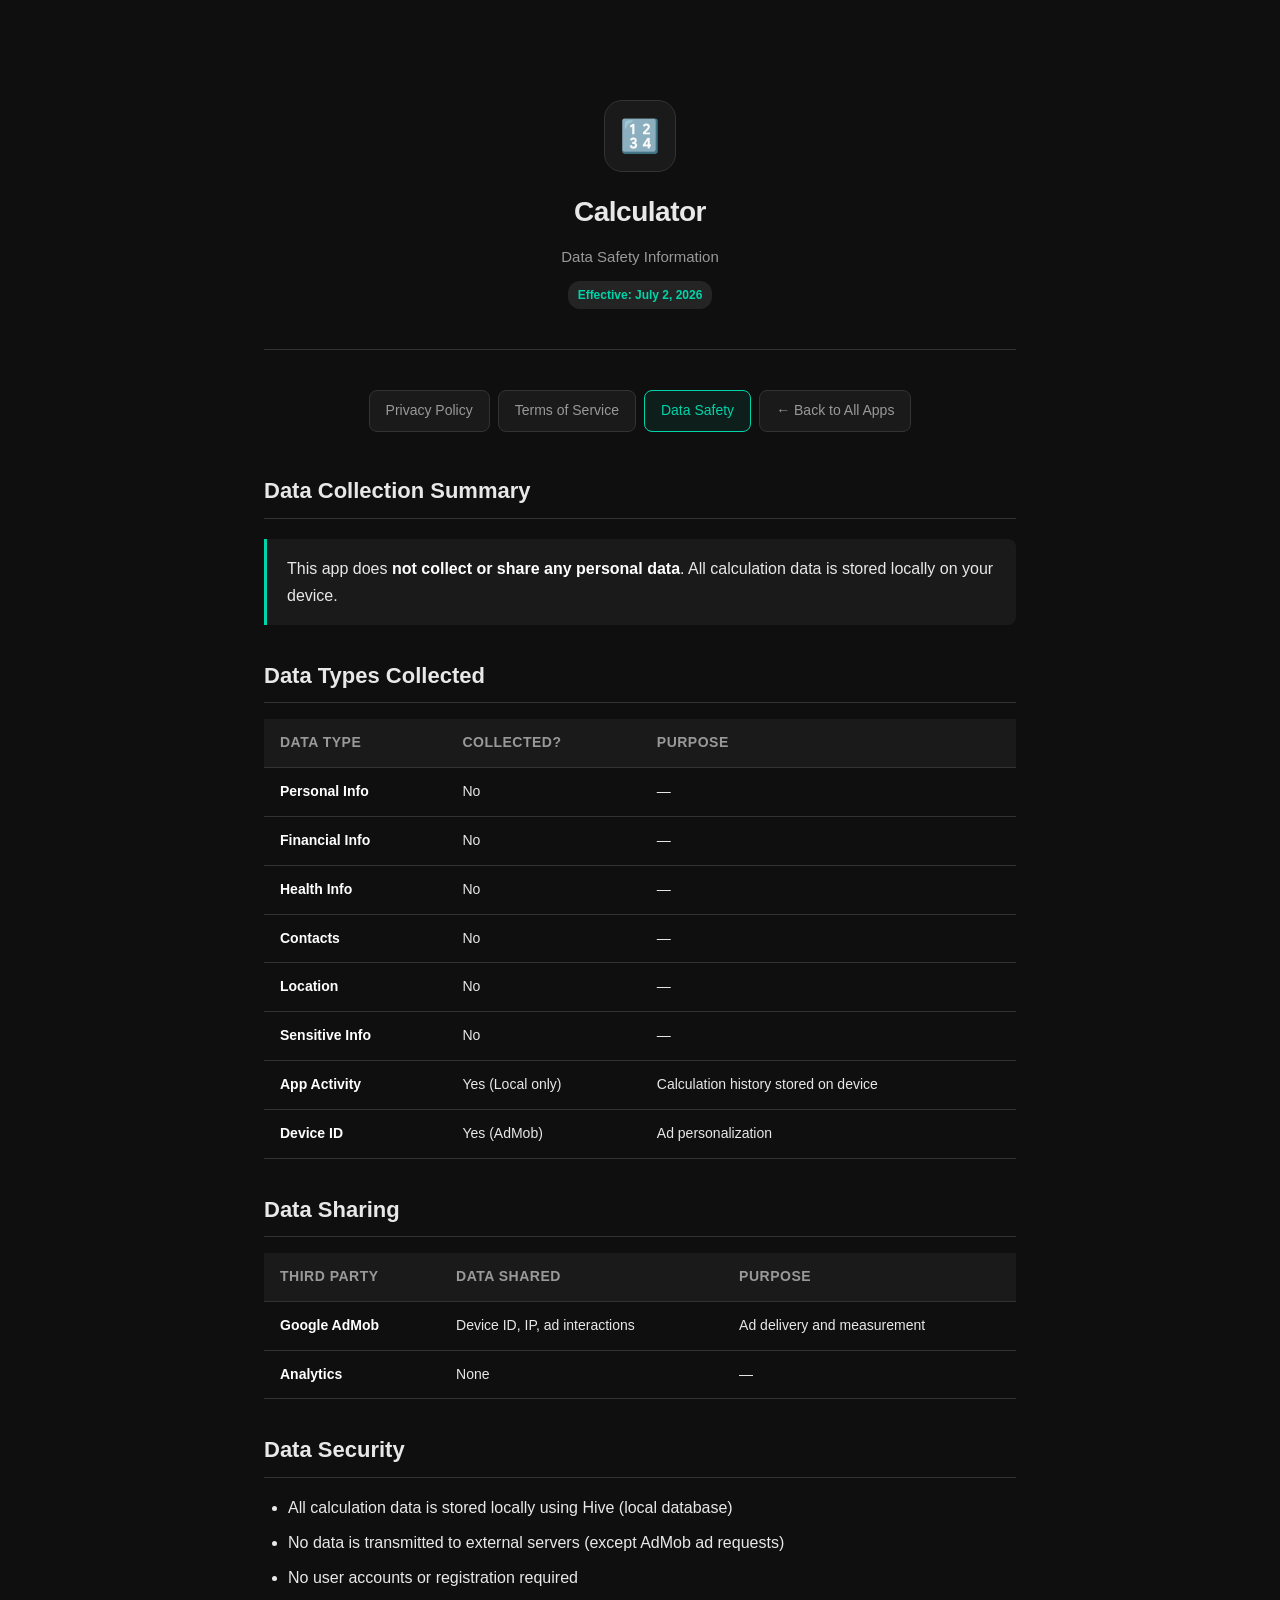
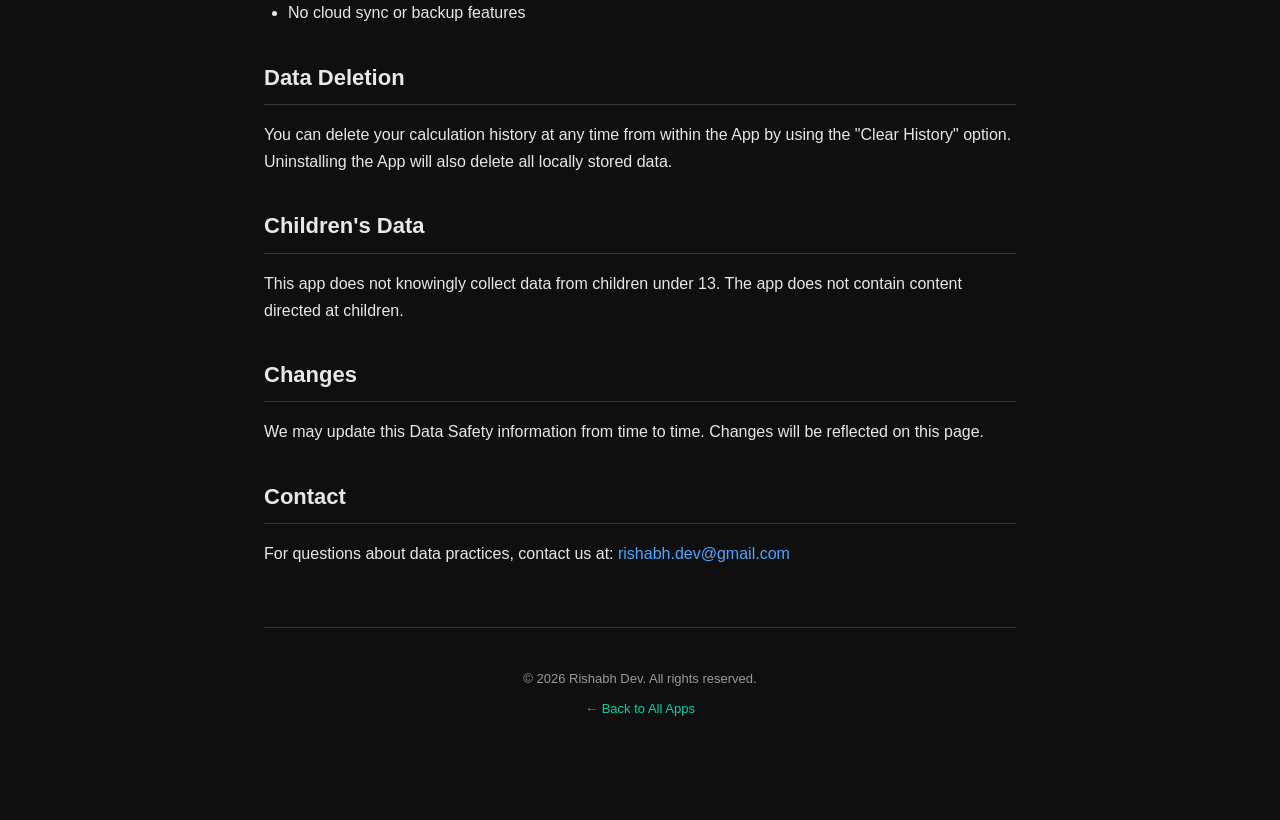
<file: calculator_app/data-safety.html>
<!DOCTYPE html>
<html lang="en">
<head>
  <meta charset="UTF-8">
  <meta name="viewport" content="width=device-width, initial-scale=1.0">
  <title>Data Safety — Calculator</title>
  <link rel="stylesheet" href="../styles.css">
</head>
<body>
  <div class="container">
    <div class="header">
      <div class="app-icon">🔢</div>
      <h1>Calculator</h1>
      <p class="subtitle">Data Safety Information</p>
      <span class="version">Effective: July 2, 2026</span>
    </div>

    <nav class="nav">
      <a href="privacy-policy.html">Privacy Policy</a>
      <a href="terms-of-service.html">Terms of Service</a>
      <a href="data-safety.html" class="active">Data Safety</a>
      <a href="../index.html">← Back to All Apps</a>
    </nav>

    <div class="content">
      <h2>Data Collection Summary</h2>
      <div class="highlight">
        <p>
          This app does <strong>not collect or share any personal data</strong>.
          All calculation data is stored locally on your device.
        </p>
      </div>

      <h2>Data Types Collected</h2>
      <table>
        <thead>
          <tr>
            <th>Data Type</th>
            <th>Collected?</th>
            <th>Purpose</th>
          </tr>
        </thead>
        <tbody>
          <tr>
            <td><strong>Personal Info</strong></td>
            <td>No</td>
            <td>—</td>
          </tr>
          <tr>
            <td><strong>Financial Info</strong></td>
            <td>No</td>
            <td>—</td>
          </tr>
          <tr>
            <td><strong>Health Info</strong></td>
            <td>No</td>
            <td>—</td>
          </tr>
          <tr>
            <td><strong>Contacts</strong></td>
            <td>No</td>
            <td>—</td>
          </tr>
          <tr>
            <td><strong>Location</strong></td>
            <td>No</td>
            <td>—</td>
          </tr>
          <tr>
            <td><strong>Sensitive Info</strong></td>
            <td>No</td>
            <td>—</td>
          </tr>
          <tr>
            <td><strong>App Activity</strong></td>
            <td>Yes (Local only)</td>
            <td>Calculation history stored on device</td>
          </tr>
          <tr>
            <td><strong>Device ID</strong></td>
            <td>Yes (AdMob)</td>
            <td>Ad personalization</td>
          </tr>
        </tbody>
      </table>

      <h2>Data Sharing</h2>
      <table>
        <thead>
          <tr>
            <th>Third Party</th>
            <th>Data Shared</th>
            <th>Purpose</th>
          </tr>
        </thead>
        <tbody>
          <tr>
            <td><strong>Google AdMob</strong></td>
            <td>Device ID, IP, ad interactions</td>
            <td>Ad delivery and measurement</td>
          </tr>
          <tr>
            <td><strong>Analytics</strong></td>
            <td>None</td>
            <td>—</td>
          </tr>
        </tbody>
      </table>

      <h2>Data Security</h2>
      <ul>
        <li>All calculation data is stored locally using Hive (local database)</li>
        <li>No data is transmitted to external servers (except AdMob ad requests)</li>
        <li>No user accounts or registration required</li>
        <li>No cloud sync or backup features</li>
      </ul>

      <h2>Data Deletion</h2>
      <p>
        You can delete your calculation history at any time from within the App by using
        the "Clear History" option. Uninstalling the App will also delete all locally
        stored data.
      </p>

      <h2>Children's Data</h2>
      <p>
        This app does not knowingly collect data from children under 13. The app does not
        contain content directed at children.
      </p>

      <h2>Changes</h2>
      <p>
        We may update this Data Safety information from time to time. Changes will be
        reflected on this page.
      </p>

      <h2>Contact</h2>
      <p>
        For questions about data practices, contact us at:
        <a href="mailto:rishabh.dev@gmail.com">rishabh.dev@gmail.com</a>
      </p>
    </div>

    <div class="footer">
      <p>&copy; 2026 Rishabh Dev. All rights reserved.</p>
      <p style="margin-top: 8px;">
        <a href="../index.html">← Back to All Apps</a>
      </p>
    </div>
  </div>
</body>
</html>
</file>
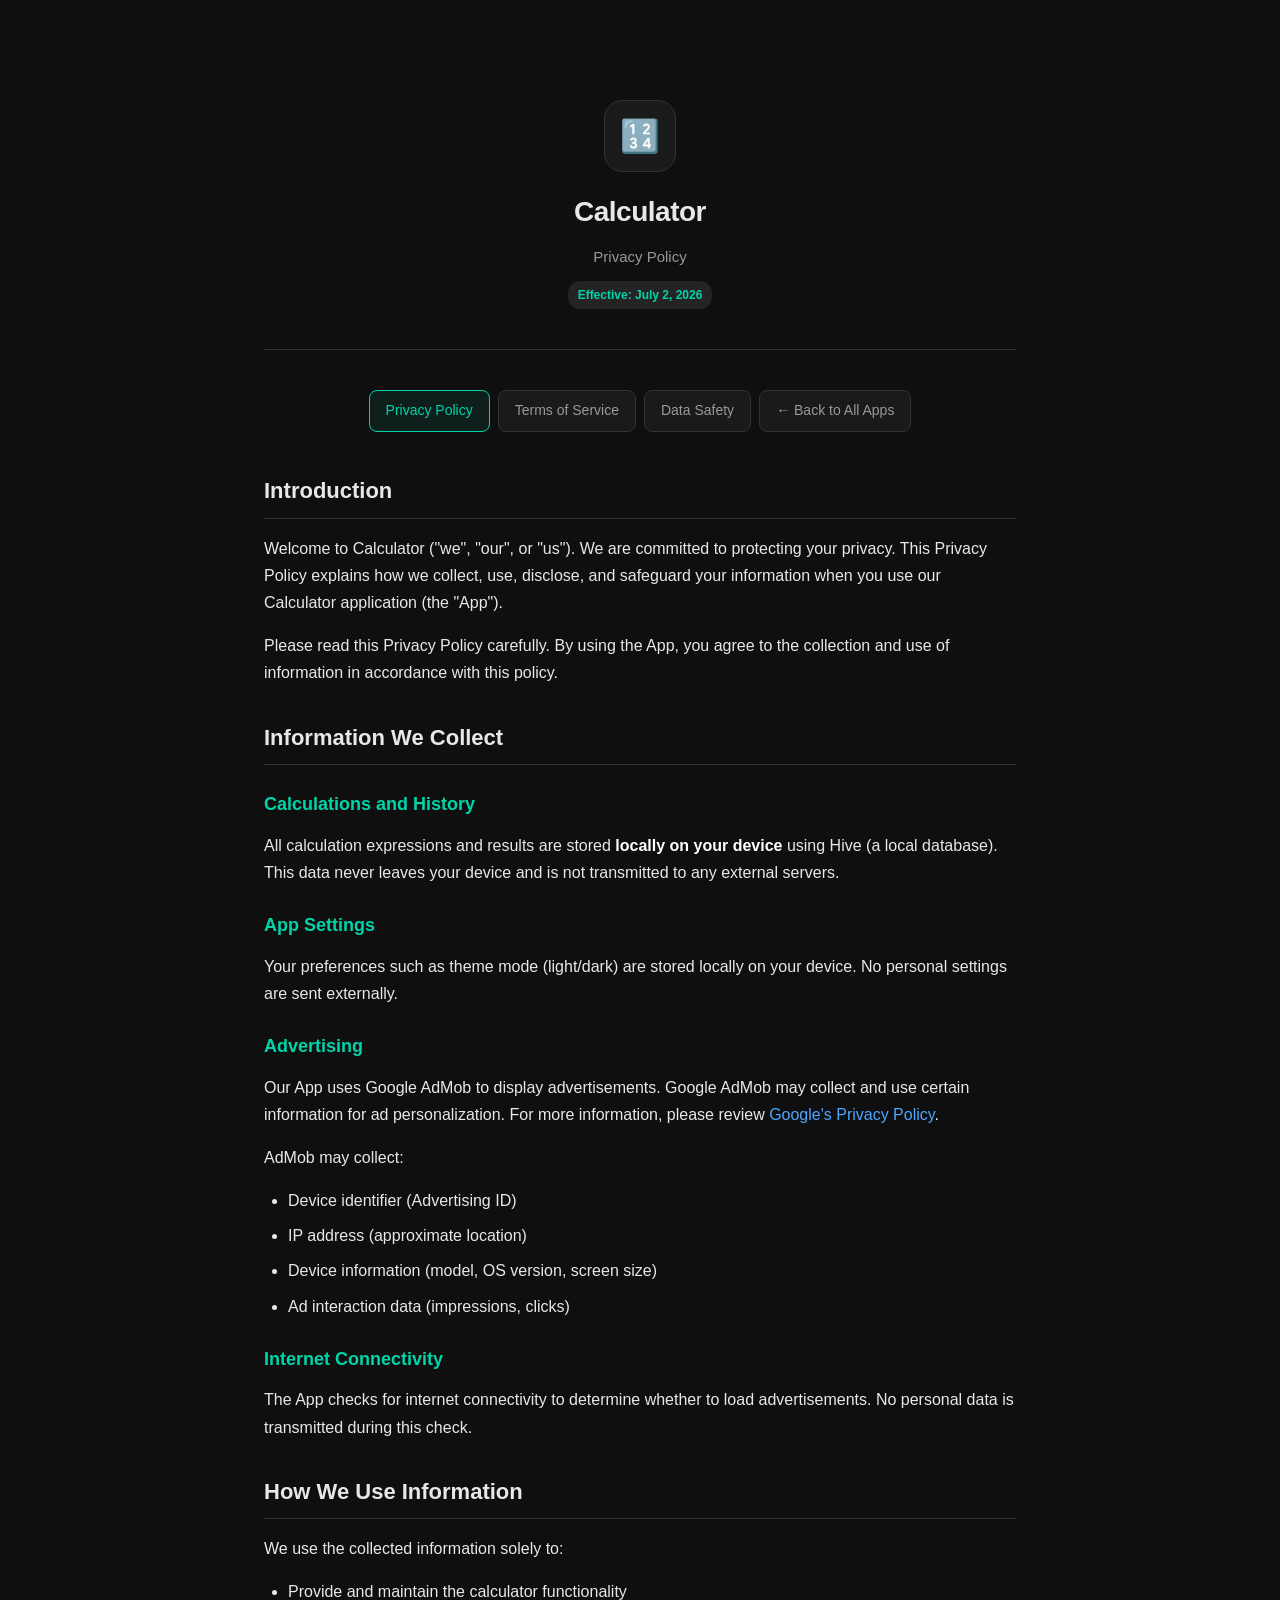
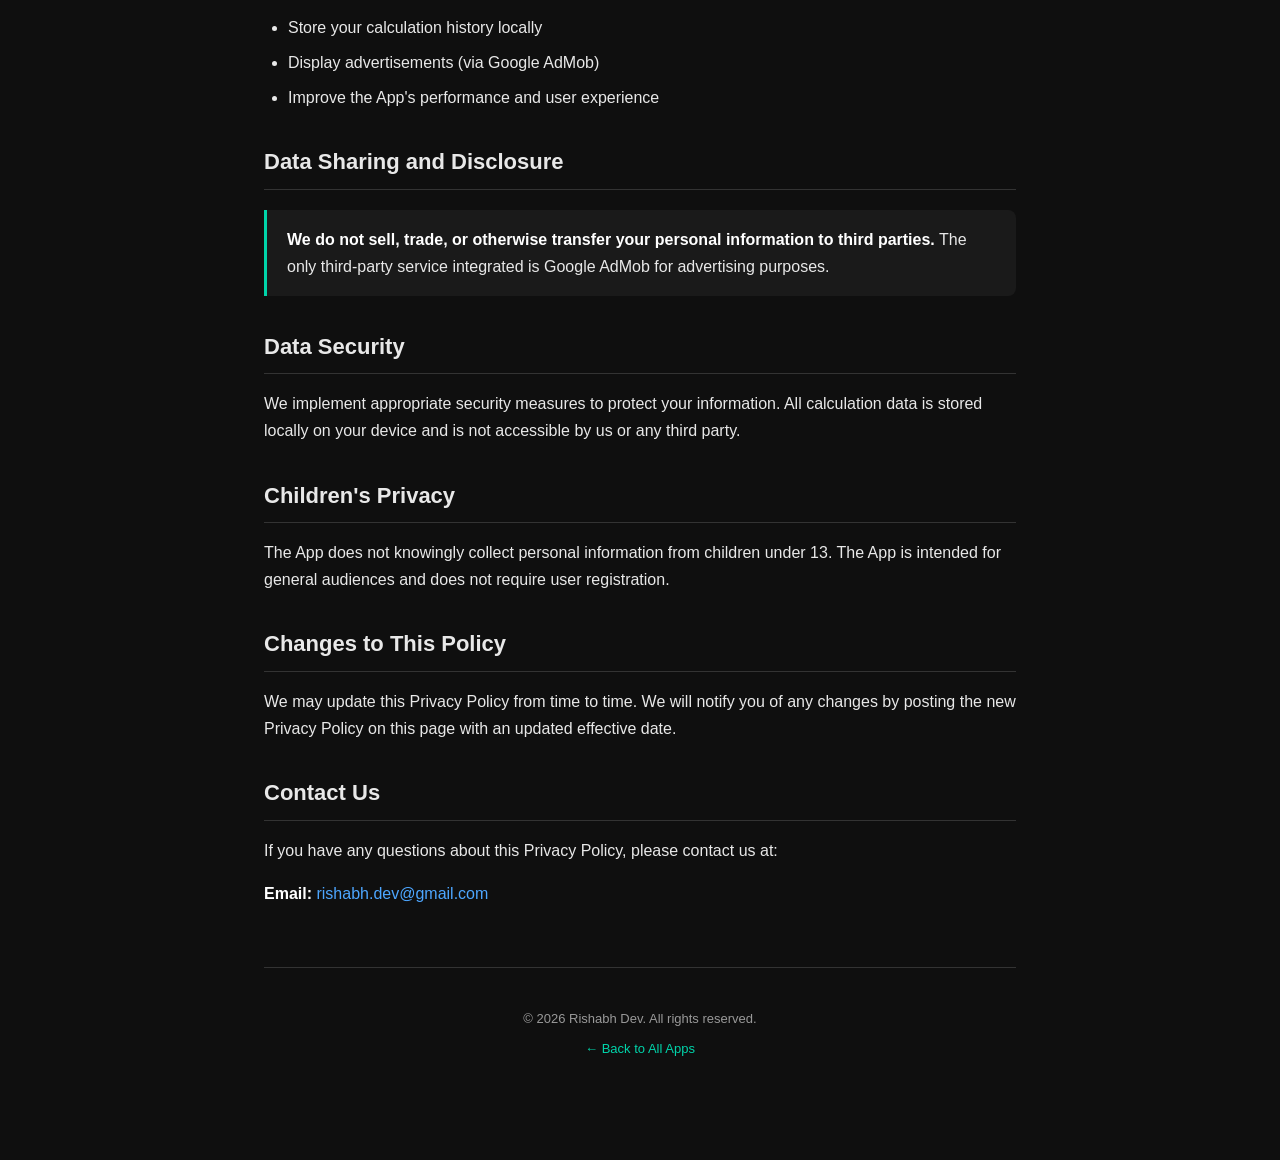
<file: calculator_app/privacy-policy.html>
<!DOCTYPE html>
<html lang="en">
<head>
  <meta charset="UTF-8">
  <meta name="viewport" content="width=device-width, initial-scale=1.0">
  <title>Privacy Policy — Calculator</title>
  <link rel="stylesheet" href="../styles.css">
</head>
<body>
  <div class="container">
    <div class="header">
      <div class="app-icon">🔢</div>
      <h1>Calculator</h1>
      <p class="subtitle">Privacy Policy</p>
      <span class="version">Effective: July 2, 2026</span>
    </div>

    <nav class="nav">
      <a href="privacy-policy.html" class="active">Privacy Policy</a>
      <a href="terms-of-service.html">Terms of Service</a>
      <a href="data-safety.html">Data Safety</a>
      <a href="../index.html">← Back to All Apps</a>
    </nav>

    <div class="content">
      <h2>Introduction</h2>
      <p>
        Welcome to Calculator ("we", "our", or "us"). We are committed to protecting your privacy.
        This Privacy Policy explains how we collect, use, disclose, and safeguard your information
        when you use our Calculator application (the "App").
      </p>
      <p>
        Please read this Privacy Policy carefully. By using the App, you agree to the collection
        and use of information in accordance with this policy.
      </p>

      <h2>Information We Collect</h2>

      <h3>Calculations and History</h3>
      <p>
        All calculation expressions and results are stored <strong>locally on your device</strong>
        using Hive (a local database). This data never leaves your device and is not transmitted
        to any external servers.
      </p>

      <h3>App Settings</h3>
      <p>
        Your preferences such as theme mode (light/dark) are stored locally on your device.
        No personal settings are sent externally.
      </p>

      <h3>Advertising</h3>
      <p>
        Our App uses Google AdMob to display advertisements. Google AdMob may collect and use
        certain information for ad personalization. For more information, please review
        <a href="https://policies.google.com/privacy" target="_blank" rel="noopener">Google's Privacy Policy</a>.
      </p>
      <p>AdMob may collect:</p>
      <ul>
        <li>Device identifier (Advertising ID)</li>
        <li>IP address (approximate location)</li>
        <li>Device information (model, OS version, screen size)</li>
        <li>Ad interaction data (impressions, clicks)</li>
      </ul>

      <h3>Internet Connectivity</h3>
      <p>
        The App checks for internet connectivity to determine whether to load advertisements.
        No personal data is transmitted during this check.
      </p>

      <h2>How We Use Information</h2>
      <p>We use the collected information solely to:</p>
      <ul>
        <li>Provide and maintain the calculator functionality</li>
        <li>Store your calculation history locally</li>
        <li>Display advertisements (via Google AdMob)</li>
        <li>Improve the App's performance and user experience</li>
      </ul>

      <h2>Data Sharing and Disclosure</h2>
      <div class="highlight">
        <p>
          <strong>We do not sell, trade, or otherwise transfer your personal information to third parties.</strong>
          The only third-party service integrated is Google AdMob for advertising purposes.
        </p>
      </div>

      <h2>Data Security</h2>
      <p>
        We implement appropriate security measures to protect your information. All calculation
        data is stored locally on your device and is not accessible by us or any third party.
      </p>

      <h2>Children's Privacy</h2>
      <p>
        The App does not knowingly collect personal information from children under 13.
        The App is intended for general audiences and does not require user registration.
      </p>

      <h2>Changes to This Policy</h2>
      <p>
        We may update this Privacy Policy from time to time. We will notify you of any changes
        by posting the new Privacy Policy on this page with an updated effective date.
      </p>

      <h2>Contact Us</h2>
      <p>
        If you have any questions about this Privacy Policy, please contact us at:
      </p>
      <p>
        <strong>Email:</strong> <a href="mailto:rishabh.dev@gmail.com">rishabh.dev@gmail.com</a>
      </p>
    </div>

    <div class="footer">
      <p>&copy; 2026 Rishabh Dev. All rights reserved.</p>
      <p style="margin-top: 8px;">
        <a href="../index.html">← Back to All Apps</a>
      </p>
    </div>
  </div>
</body>
</html>
</file>
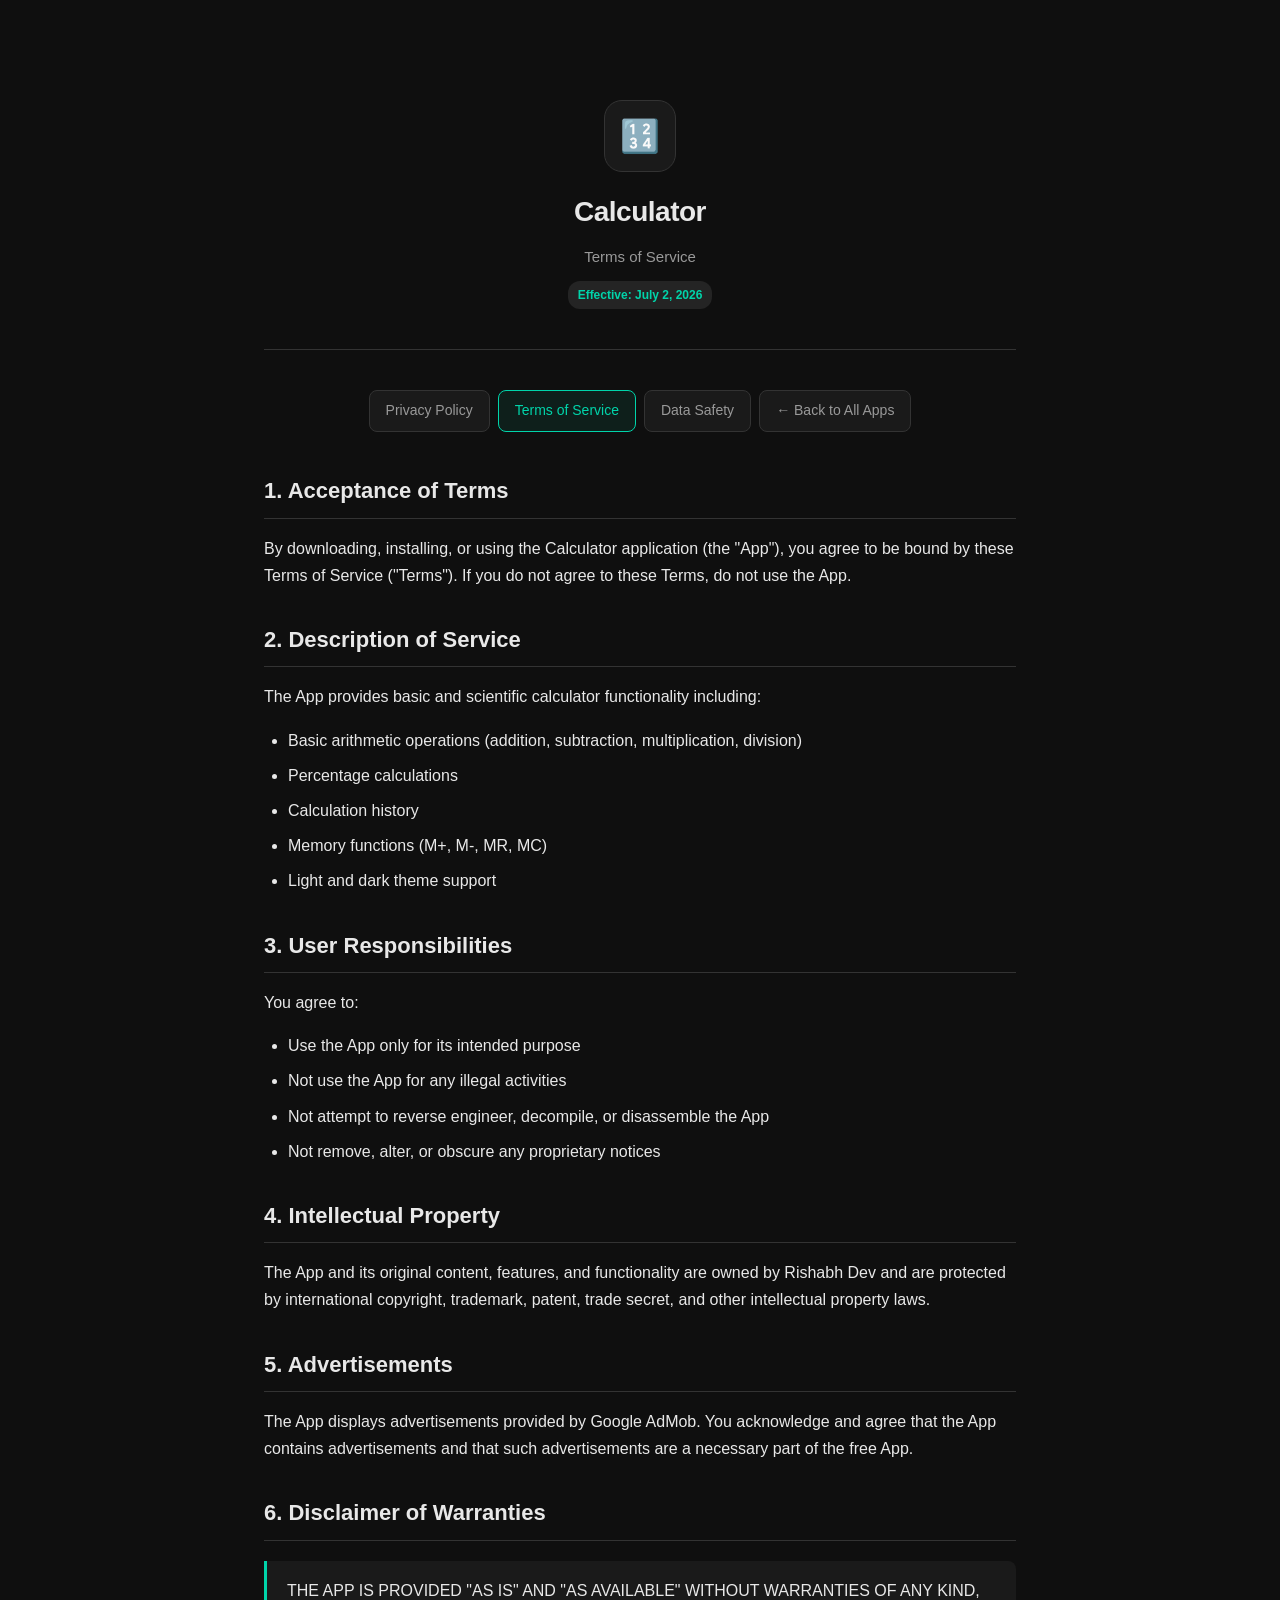
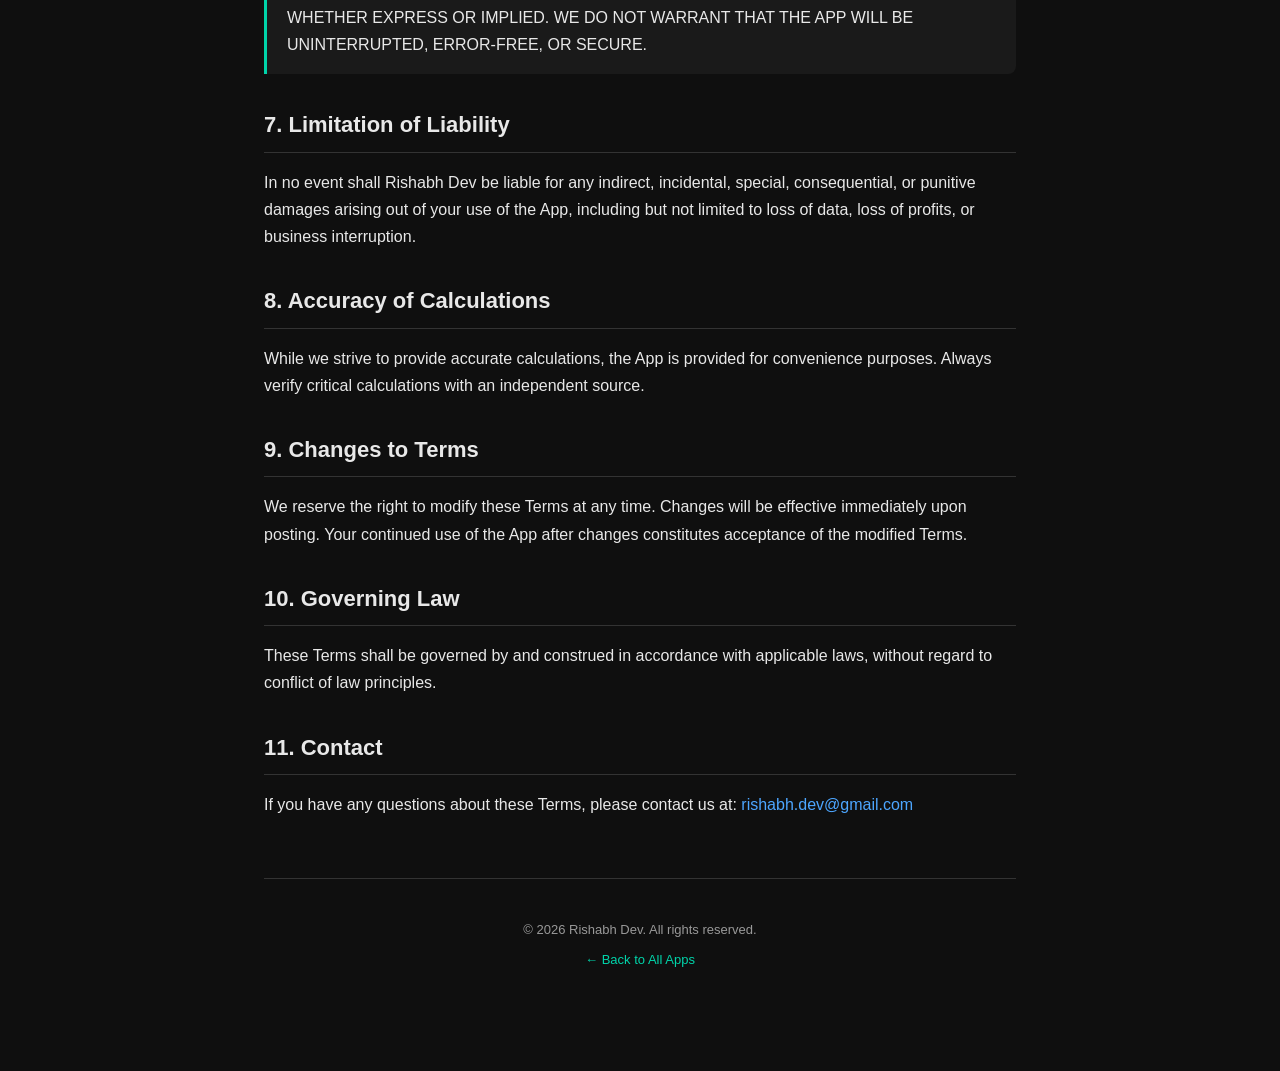
<file: calculator_app/terms-of-service.html>
<!DOCTYPE html>
<html lang="en">
<head>
  <meta charset="UTF-8">
  <meta name="viewport" content="width=device-width, initial-scale=1.0">
  <title>Terms of Service — Calculator</title>
  <link rel="stylesheet" href="../styles.css">
</head>
<body>
  <div class="container">
    <div class="header">
      <div class="app-icon">🔢</div>
      <h1>Calculator</h1>
      <p class="subtitle">Terms of Service</p>
      <span class="version">Effective: July 2, 2026</span>
    </div>

    <nav class="nav">
      <a href="privacy-policy.html">Privacy Policy</a>
      <a href="terms-of-service.html" class="active">Terms of Service</a>
      <a href="data-safety.html">Data Safety</a>
      <a href="../index.html">← Back to All Apps</a>
    </nav>

    <div class="content">
      <h2>1. Acceptance of Terms</h2>
      <p>
        By downloading, installing, or using the Calculator application (the "App"), you agree
        to be bound by these Terms of Service ("Terms"). If you do not agree to these Terms,
        do not use the App.
      </p>

      <h2>2. Description of Service</h2>
      <p>
        The App provides basic and scientific calculator functionality including:
      </p>
      <ul>
        <li>Basic arithmetic operations (addition, subtraction, multiplication, division)</li>
        <li>Percentage calculations</li>
        <li>Calculation history</li>
        <li>Memory functions (M+, M-, MR, MC)</li>
        <li>Light and dark theme support</li>
      </ul>

      <h2>3. User Responsibilities</h2>
      <p>You agree to:</p>
      <ul>
        <li>Use the App only for its intended purpose</li>
        <li>Not use the App for any illegal activities</li>
        <li>Not attempt to reverse engineer, decompile, or disassemble the App</li>
        <li>Not remove, alter, or obscure any proprietary notices</li>
      </ul>

      <h2>4. Intellectual Property</h2>
      <p>
        The App and its original content, features, and functionality are owned by Rishabh Dev
        and are protected by international copyright, trademark, patent, trade secret, and other
        intellectual property laws.
      </p>

      <h2>5. Advertisements</h2>
      <p>
        The App displays advertisements provided by Google AdMob. You acknowledge and agree that
        the App contains advertisements and that such advertisements are a necessary part of the
        free App.
      </p>

      <h2>6. Disclaimer of Warranties</h2>
      <div class="highlight">
        <p>
          THE APP IS PROVIDED "AS IS" AND "AS AVAILABLE" WITHOUT WARRANTIES OF ANY KIND, WHETHER
          EXPRESS OR IMPLIED. WE DO NOT WARRANT THAT THE APP WILL BE UNINTERRUPTED, ERROR-FREE,
          OR SECURE.
        </p>
      </div>

      <h2>7. Limitation of Liability</h2>
      <p>
        In no event shall Rishabh Dev be liable for any indirect, incidental, special,
        consequential, or punitive damages arising out of your use of the App, including but not
        limited to loss of data, loss of profits, or business interruption.
      </p>

      <h2>8. Accuracy of Calculations</h2>
      <p>
        While we strive to provide accurate calculations, the App is provided for convenience
        purposes. Always verify critical calculations with an independent source.
      </p>

      <h2>9. Changes to Terms</h2>
      <p>
        We reserve the right to modify these Terms at any time. Changes will be effective
        immediately upon posting. Your continued use of the App after changes constitutes
        acceptance of the modified Terms.
      </p>

      <h2>10. Governing Law</h2>
      <p>
        These Terms shall be governed by and construed in accordance with applicable laws,
        without regard to conflict of law principles.
      </p>

      <h2>11. Contact</h2>
      <p>
        If you have any questions about these Terms, please contact us at:
        <a href="mailto:rishabh.dev@gmail.com">rishabh.dev@gmail.com</a>
      </p>
    </div>

    <div class="footer">
      <p>&copy; 2026 Rishabh Dev. All rights reserved.</p>
      <p style="margin-top: 8px;">
        <a href="../index.html">← Back to All Apps</a>
      </p>
    </div>
  </div>
</body>
</html>
</file>
<file: styles.css>
/* ── Shared Styles for Play Store Policy Pages ── */
:root {
  --bg: #0f0f0f;
  --surface: #1a1a1a;
  --surface-2: #242424;
  --border: #333;
  --text: #e8e8e8;
  --text-muted: #999;
  --accent: #00D4AA;
  --accent-hover: #00f5c4;
  --link: #4da6ff;
  --link-hover: #80c4ff;
  --error: #ff453a;
}

* {
  margin: 0;
  padding: 0;
  box-sizing: border-box;
}

body {
  font-family: -apple-system, BlinkMacSystemFont, 'Segoe UI', Roboto, 'Helvetica Neue', Arial, sans-serif;
  background: var(--bg);
  color: var(--text);
  line-height: 1.7;
  min-height: 100vh;
}

.container {
  max-width: 800px;
  margin: 0 auto;
  padding: 40px 24px 80px;
}

/* ── Header ── */
.header {
  text-align: center;
  padding: 60px 0 40px;
  border-bottom: 1px solid var(--border);
  margin-bottom: 40px;
}

.header .app-icon {
  width: 72px;
  height: 72px;
  background: var(--surface);
  border: 1px solid var(--border);
  border-radius: 18px;
  display: inline-flex;
  align-items: center;
  justify-content: center;
  font-size: 32px;
  margin-bottom: 16px;
}

.header h1 {
  font-size: 28px;
  font-weight: 700;
  letter-spacing: -0.5px;
  margin-bottom: 8px;
}

.header .subtitle {
  color: var(--text-muted);
  font-size: 15px;
}

.header .version {
  display: inline-block;
  background: var(--surface-2);
  color: var(--accent);
  font-size: 12px;
  font-weight: 600;
  padding: 4px 10px;
  border-radius: 12px;
  margin-top: 12px;
}

/* ── Navigation ── */
.nav {
  display: flex;
  gap: 8px;
  justify-content: center;
  flex-wrap: wrap;
  margin-bottom: 40px;
}

.nav a {
  color: var(--text-muted);
  text-decoration: none;
  font-size: 14px;
  font-weight: 500;
  padding: 8px 16px;
  border-radius: 8px;
  background: var(--surface);
  border: 1px solid var(--border);
  transition: all 0.2s ease;
}

.nav a:hover,
.nav a.active {
  color: var(--accent);
  border-color: var(--accent);
  background: rgba(0, 212, 170, 0.08);
}

/* ── Content ── */
.content h2 {
  font-size: 22px;
  font-weight: 600;
  margin: 32px 0 16px;
  padding-bottom: 8px;
  border-bottom: 1px solid var(--border);
}

.content h3 {
  font-size: 18px;
  font-weight: 600;
  margin: 24px 0 12px;
  color: var(--accent);
}

.content p {
  margin-bottom: 16px;
  color: var(--text);
}

.content ul, .content ol {
  margin-bottom: 16px;
  padding-left: 24px;
}

.content li {
  margin-bottom: 8px;
  color: var(--text);
}

.content a {
  color: var(--link);
  text-decoration: none;
}

.content a:hover {
  color: var(--link-hover);
  text-decoration: underline;
}

.content strong {
  color: #fff;
}

.content .highlight {
  background: var(--surface);
  border-left: 3px solid var(--accent);
  padding: 16px 20px;
  border-radius: 0 8px 8px 0;
  margin: 20px 0;
}

.content .highlight p {
  margin-bottom: 0;
}

.content table {
  width: 100%;
  border-collapse: collapse;
  margin: 16px 0;
}

.content th,
.content td {
  padding: 12px 16px;
  text-align: left;
  border-bottom: 1px solid var(--border);
}

.content th {
  background: var(--surface);
  font-weight: 600;
  font-size: 14px;
  text-transform: uppercase;
  letter-spacing: 0.5px;
  color: var(--text-muted);
}

.content td {
  font-size: 14px;
}

.content tr:hover td {
  background: var(--surface);
}

/* ── Footer ── */
.footer {
  text-align: center;
  padding: 40px 0 20px;
  border-top: 1px solid var(--border);
  margin-top: 60px;
}

.footer p {
  color: var(--text-muted);
  font-size: 13px;
}

.footer a {
  color: var(--accent);
  text-decoration: none;
}

.footer a:hover {
  text-decoration: underline;
}

/* ── Responsive ── */
@media (max-width: 640px) {
  .container {
    padding: 20px 16px 60px;
  }
  .header {
    padding: 40px 0 24px;
  }
  .header h1 {
    font-size: 22px;
  }
  .nav {
    gap: 6px;
  }
  .nav a {
    font-size: 12px;
    padding: 6px 12px;
  }
}
</file>
